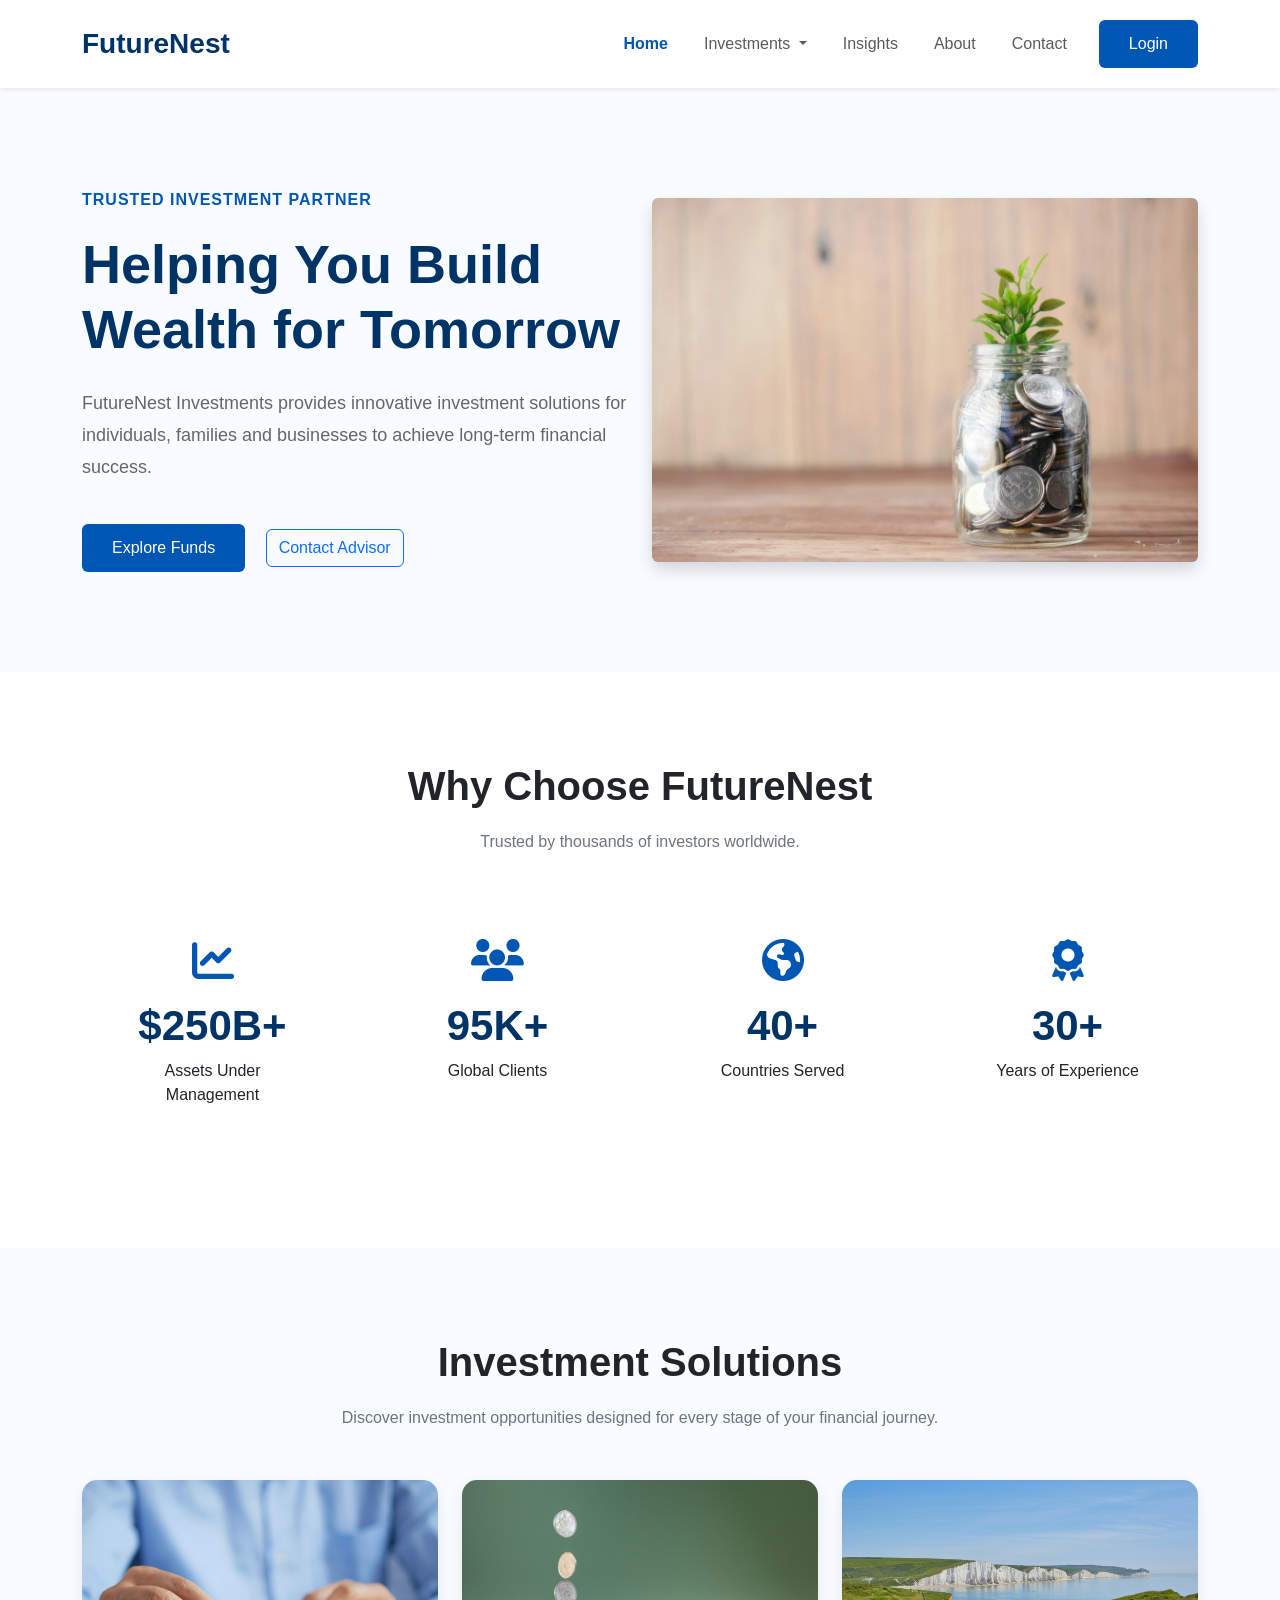
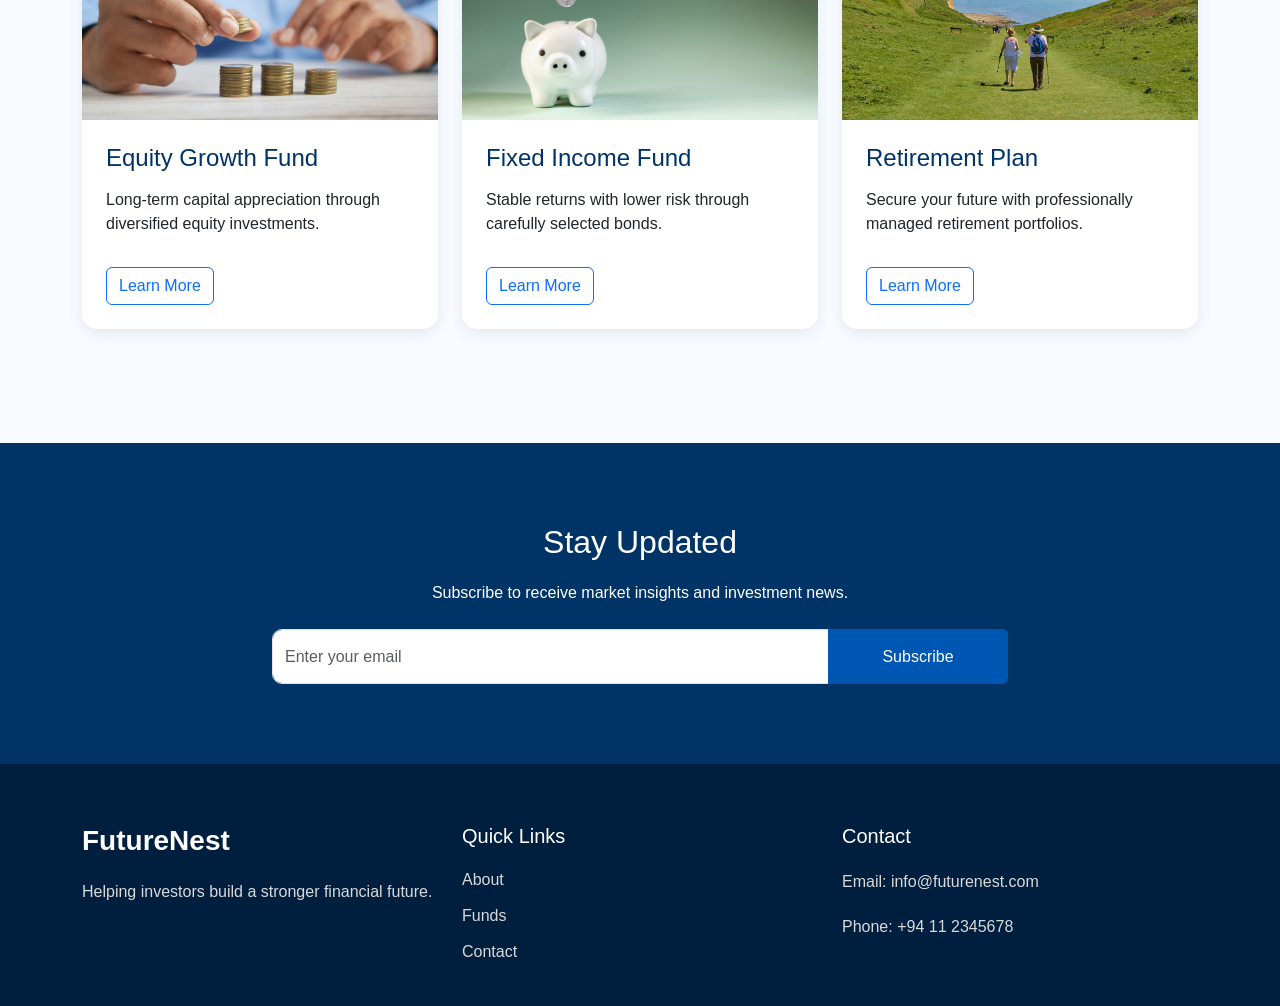
<file: index.html>
<!DOCTYPE html>
<html lang="en">

<head>
    <!-- Google Tag Manager -->
    <script>(function(w,d,s,l,i){w[l]=w[l]||[];w[l].push({'gtm.start':
    new Date().getTime(),event:'gtm.js'});var f=d.getElementsByTagName(s)[0],
    j=d.createElement(s),dl=l!='dataLayer'?'&l='+l:'';j.async=true;j.src=
    'https://www.googletagmanager.com/gtm.js?id='+i+dl;f.parentNode.insertBefore(j,f);
    })(window,document,'script','dataLayer','GTM-N6L29V3G');</script>
    <!-- End Google Tag Manager -->

    <meta charset="UTF-8">
    <meta name="viewport" content="width=device-width, initial-scale=1.0">

    <title>FutureNest Investments</title>

    <!-- Bootstrap -->
    <link href="https://cdn.jsdelivr.net/npm/bootstrap@5.3.8/dist/css/bootstrap.min.css" rel="stylesheet">

    <!-- Font Awesome -->
    <link rel="stylesheet"
        href="https://cdnjs.cloudflare.com/ajax/libs/font-awesome/6.7.2/css/all.min.css">

    <!-- Custom CSS -->
    <link rel="stylesheet" href="assets/css/style.css">

    <!-- GTM goes here later -->

</head>

<body>
    <!-- Google Tag Manager (noscript) -->
    <noscript><iframe src="https://www.googletagmanager.com/ns.html?id=GTM-N6L29V3G"
    height="0" width="0" style="display:none;visibility:hidden"></iframe></noscript>
    <!-- End Google Tag Manager (noscript) -->

    <!-- ===========================
         HEADER
    ============================ -->

    <header>

        <nav class="navbar navbar-expand-lg navbar-light bg-white shadow-sm">

            <div class="container">

                <!-- Logo -->
                <a class="navbar-brand fw-bold fs-3" href="#" id="logo-click">
                    FutureNest
                </a>

                <!-- Mobile Menu -->

                <button class="navbar-toggler"
                        type="button"
                        data-bs-toggle="collapse"
                        data-bs-target="#mainMenu">

                    <span class="navbar-toggler-icon"></span>

                </button>

                <!-- Menu -->

                <div class="collapse navbar-collapse"
                     id="mainMenu">

                    <ul class="navbar-nav ms-auto">

                        <li class="nav-item">
                            <a class="nav-link active"
                               href="#"
                               id="nav-home">
                                Home
                            </a>
                        </li>

                        <li class="nav-item dropdown">

                            <a class="nav-link dropdown-toggle"
                               href="funds.html"
                               id="nav-investments"
                               role="button"
                               data-bs-toggle="dropdown">

                                Investments

                            </a>

                            <ul class="dropdown-menu">

                                <li>
                                    <a class="dropdown-item"
                                       href="funds.html#equity"
                                       id="fund-equity">
                                        Equity Funds
                                    </a>
                                </li>

                                <li>
                                    <a class="dropdown-item"
                                       href="funds.html#fixed-income"
                                       id="fund-fixed-income">
                                        Fixed Income
                                    </a>
                                </li>

                                <li>
                                    <a class="dropdown-item"
                                       href="funds.html#retirement-funds"
                                       id="fund-retirement">
                                        Retirement
                                    </a>
                                </li>

                            </ul>

                        </li>

                        <li class="nav-item">
                            <a class="nav-link"
                               href="insights.html"
                               id="nav-insights">
                                Insights
                            </a>
                        </li>

                        <li class="nav-item">
                            <a class="nav-link"
                               href="about.html"
                               id="nav-about">
                                About
                            </a>
                        </li>

                        <li class="nav-item">
                            <a class="nav-link"
                               href="contact.html"
                               id="nav-contact">
                                Contact
                            </a>
                        </li>

                    </ul>

                    <button class="btn btn-primary ms-4"
                            id="login-btn">

                        Login

                    </button>

                </div>

            </div>

        </nav>

    </header>

<!-- ===========================
     HERO SECTION
=========================== -->

<section class="hero-section">

    <div class="container">

        <div class="row align-items-center">

            <!-- Left Content -->

            <div class="col-lg-6">

                <span class="hero-tag">
                    Trusted Investment Partner
                </span>

                <h1 class="hero-title">
                    Helping You Build Wealth for Tomorrow
                </h1>

                <p class="hero-text">
                    FutureNest Investments provides innovative investment
                    solutions for individuals, families and businesses to
                    achieve long-term financial success.
                </p>

                <div class="hero-buttons">

                    <a
                        href="funds.html"
                        class="btn btn-primary me-3"
                        id="hero-explore-btn">

                        Explore Funds

                    </a>

                    <a
                        href="contact.html"
                        class="btn btn-outline-primary"
                        id="hero-contact-btn">

                        Contact Advisor

                    </a>

                </div>

            </div>

            <!-- Right Image -->

            <div class="col-lg-6 text-center">

                <img
                    src="assets/images/hero/hero-banner.jpg"
                    class="img-fluid rounded shadow"
                    alt="Investment">

            </div>

        </div>

    </div>

</section>

<!-- ===========================
     WHY CHOOSE US
=========================== -->

<section class="stats-section">

    <div class="container">

        <div class="text-center mb-5">

            <h2 class="section-title">
                Why Choose FutureNest
            </h2>

            <p class="section-subtitle">
                Trusted by thousands of investors worldwide.
            </p>

        </div>

        <div class="row text-center">

            <div class="col-md-3">

                <div class="stat-card">

                    <i class="fa-solid fa-chart-line stat-icon"></i>

                    <h2 id="aum-count">
                        $250B+
                    </h2>

                    <p>Assets Under Management</p>

                </div>

            </div>

            <div class="col-md-3">

                <div class="stat-card">

                    <i class="fa-solid fa-users stat-icon"></i>

                    <h2 id="client-count">
                        95K+
                    </h2>

                    <p>Global Clients</p>

                </div>

            </div>

            <div class="col-md-3">

                <div class="stat-card">

                    <i class="fa-solid fa-earth-americas stat-icon"></i>

                    <h2 id="country-count">
                        40+
                    </h2>

                    <p>Countries Served</p>

                </div>

            </div>

            <div class="col-md-3">

                <div class="stat-card">

                    <i class="fa-solid fa-award stat-icon"></i>

                    <h2 id="experience-count">
                        30+
                    </h2>

                    <p>Years of Experience</p>

                </div>

            </div>

        </div>

    </div>

</section>

<!-- ===========================
     INVESTMENT SOLUTIONS
=========================== -->

<section class="investment-section">

    <div class="container">

        <div class="text-center mb-5">

            <h2 class="section-title">
                Investment Solutions
            </h2>

            <p class="section-subtitle">
                Discover investment opportunities designed for every stage of your financial journey.
            </p>

        </div>

        <div class="row">

            <!-- Equity -->

            <div class="col-lg-4 mb-4">

                <div class="investment-card">

                    <img src="assets/images/services/equity.jpg"
                         class="img-fluid rounded-top"
                         alt="Equity Fund">

                    <div class="p-4">

                        <h4>Equity Growth Fund</h4>

                        <p>
                            Long-term capital appreciation through diversified equity investments.
                        </p>

                        <button
                            class="btn btn-outline-primary learn-more-btn"
                            id="equity-learn-btn"
                            data-fund="Equity Growth Fund">

                            Learn More

                        </button>

                    </div>

                </div>

            </div>

            <!-- Fixed Income -->

            <div class="col-lg-4 mb-4">

                <div class="investment-card">

                    <img src="assets/images/services/fixed-income.jpg"
                         class="img-fluid rounded-top"
                         alt="Fixed Income">

                    <div class="p-4">

                        <h4>Fixed Income Fund</h4>

                        <p>
                            Stable returns with lower risk through carefully selected bonds.
                        </p>

                        <button
                            class="btn btn-outline-primary learn-more-btn"
                            id="fixed-income-btn"
                            data-fund="Fixed Income Fund">

                            Learn More

                        </button>

                    </div>

                </div>

            </div>

            <!-- Retirement -->

            <div class="col-lg-4 mb-4">

                <div class="investment-card">

                    <img src="assets/images/services/retirement.jpg"
                         class="img-fluid rounded-top"
                         alt="Retirement">

                    <div class="p-4">

                        <h4>Retirement Plan</h4>

                        <p>
                            Secure your future with professionally managed retirement portfolios.
                        </p>

                        <button
                            class="btn btn-outline-primary learn-more-btn"
                            id="retirement-btn"
                            data-fund="Retirement Plan">

                            Learn More

                        </button>

                    </div>

                </div>

            </div>

        </div>

    </div>

</section>

<!-- ===========================
     NEWSLETTER
=========================== -->

<section class="newsletter-section">

    <div class="container">

        <div class="row justify-content-center">

            <div class="col-lg-8 text-center">

                <h2>Stay Updated</h2>

                <p>
                    Subscribe to receive market insights and investment news.
                </p>

                <form id="newsletter-form">

                    <div class="input-group mt-4">

                        <input
                            type="email"
                            class="form-control"
                            id="newsletter-email"
                            placeholder="Enter your email">

                        <button
                            class="btn btn-primary"
                            id="newsletter-submit">

                            Subscribe

                        </button>

                    </div>

                </form>

            </div>

        </div>

    </div>

</section>

<footer class="footer">

    <div class="container">

        <div class="row">

            <div class="col-lg-4">

                <h3>FutureNest</h3>

                <p>
                    Helping investors build a stronger financial future.
                </p>

            </div>

            <div class="col-lg-4">

                <h5>Quick Links</h5>

                <ul>

                    <li><a href="about.html">About</a></li>

                    <li><a href="funds.html">Funds</a></li>

                    <li><a href="contact.html">Contact</a></li>

                </ul>

            </div>

            <div class="col-lg-4">

                <h5>Contact</h5>

                <p>Email: info@futurenest.com</p>

                <p>Phone: +94 11 2345678</p>

            </div>

        </div>

    </div>

</footer>

<script src="https://cdn.jsdelivr.net/npm/bootstrap@5.3.8/dist/js/bootstrap.bundle.min.js"></script>

<script src="assets/js/app.js"></script>

</body>

</html>
</file>
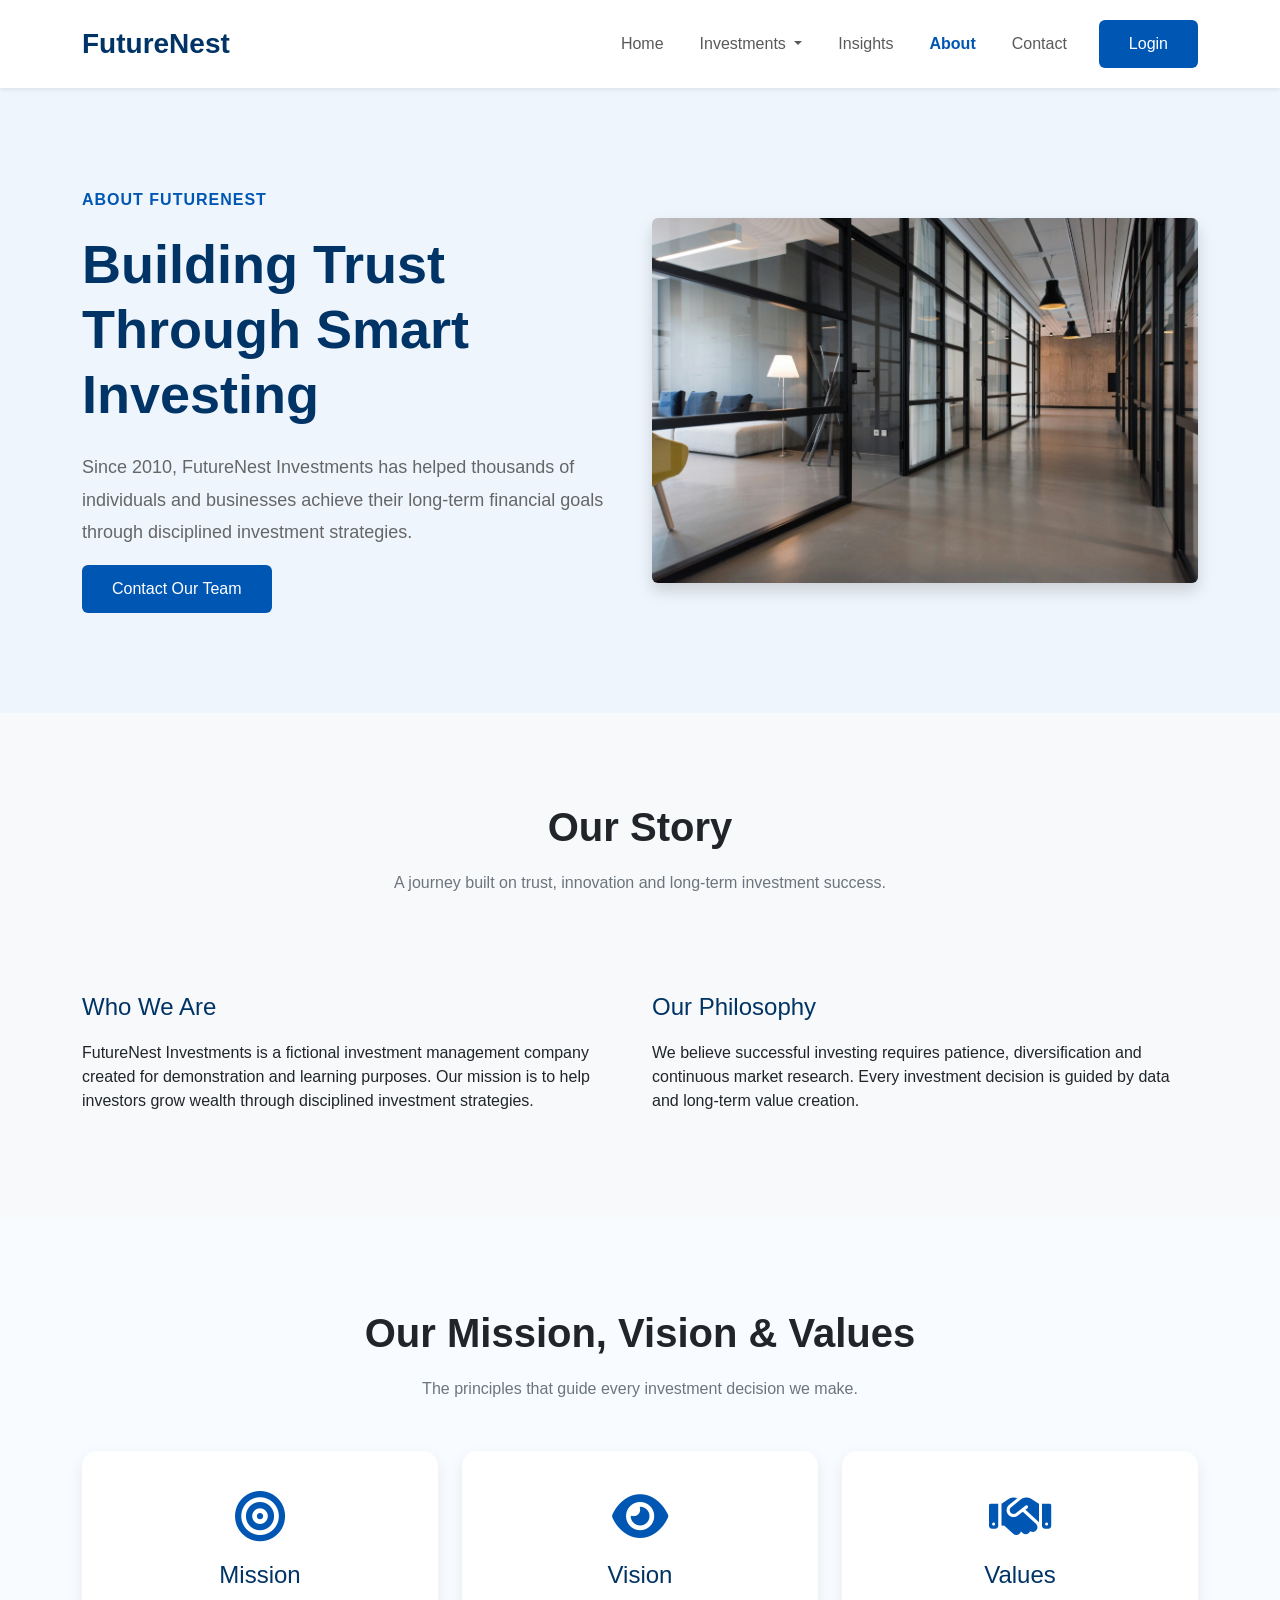
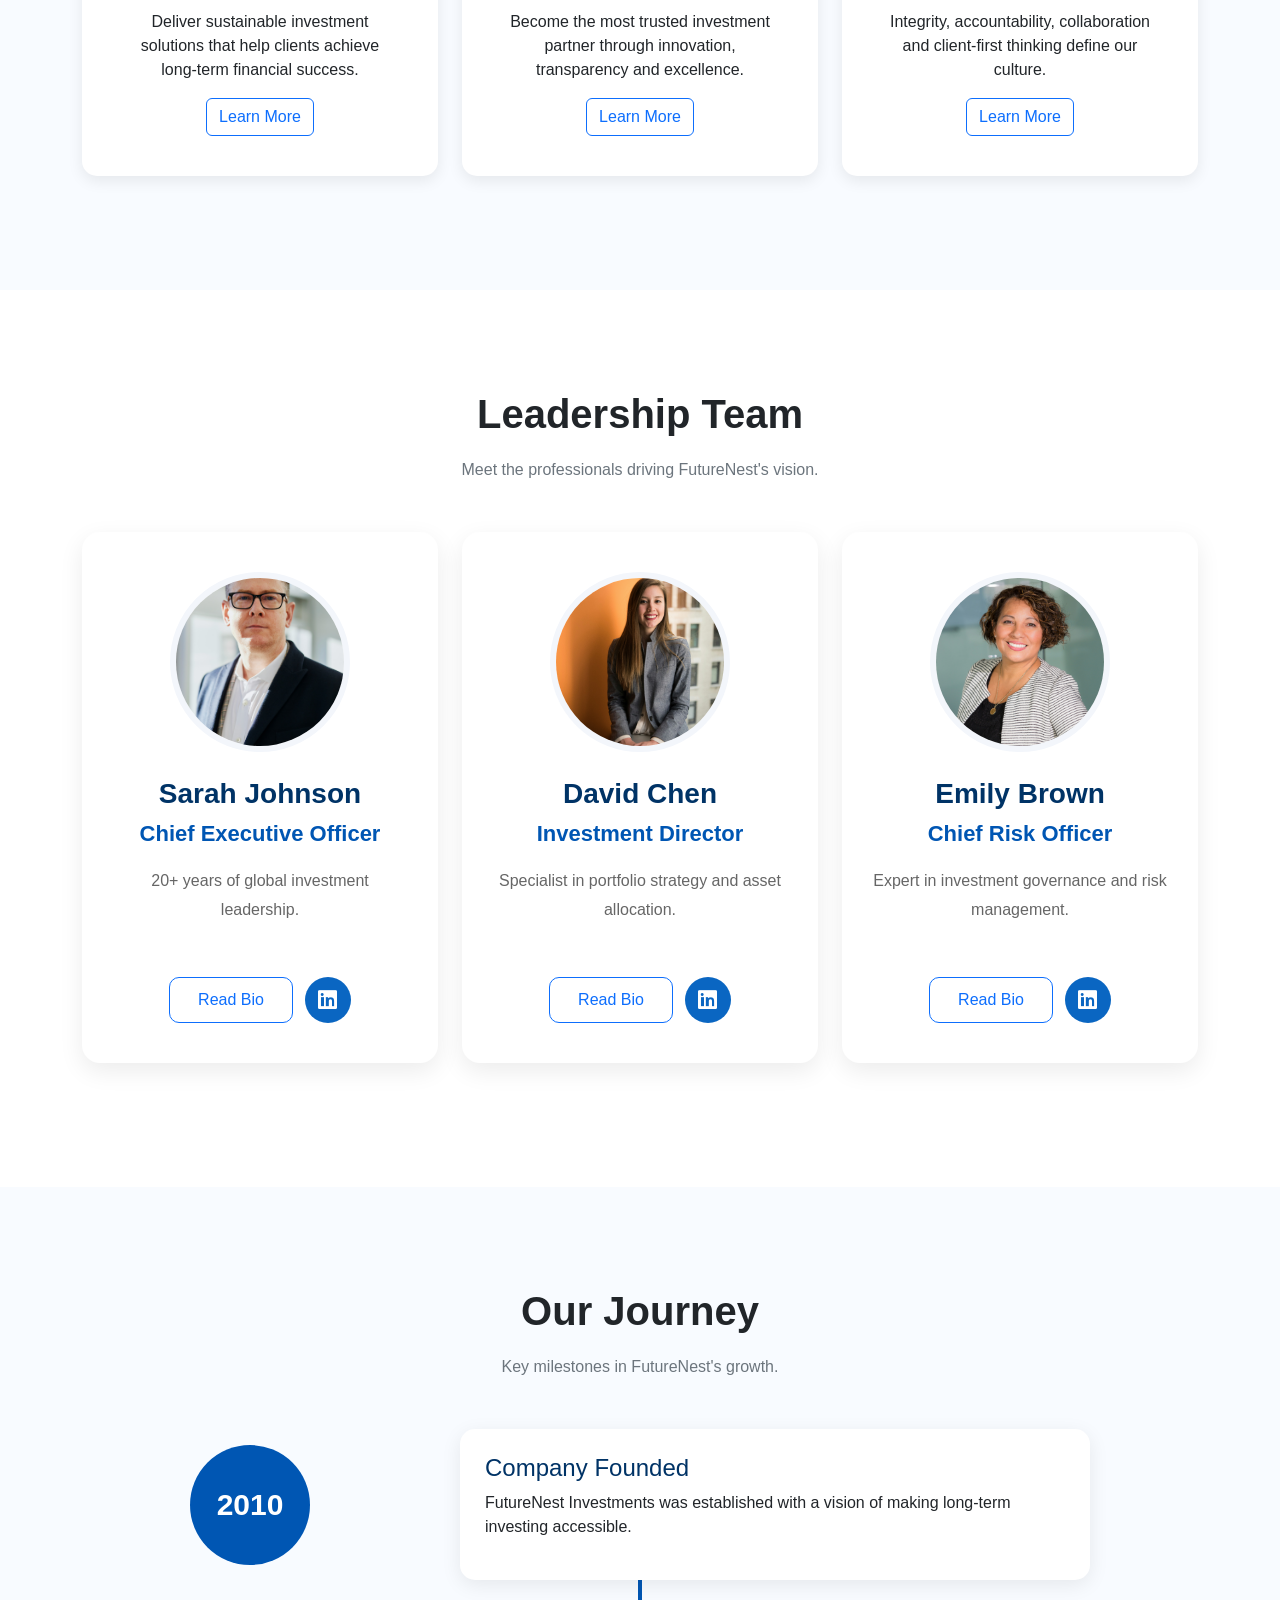
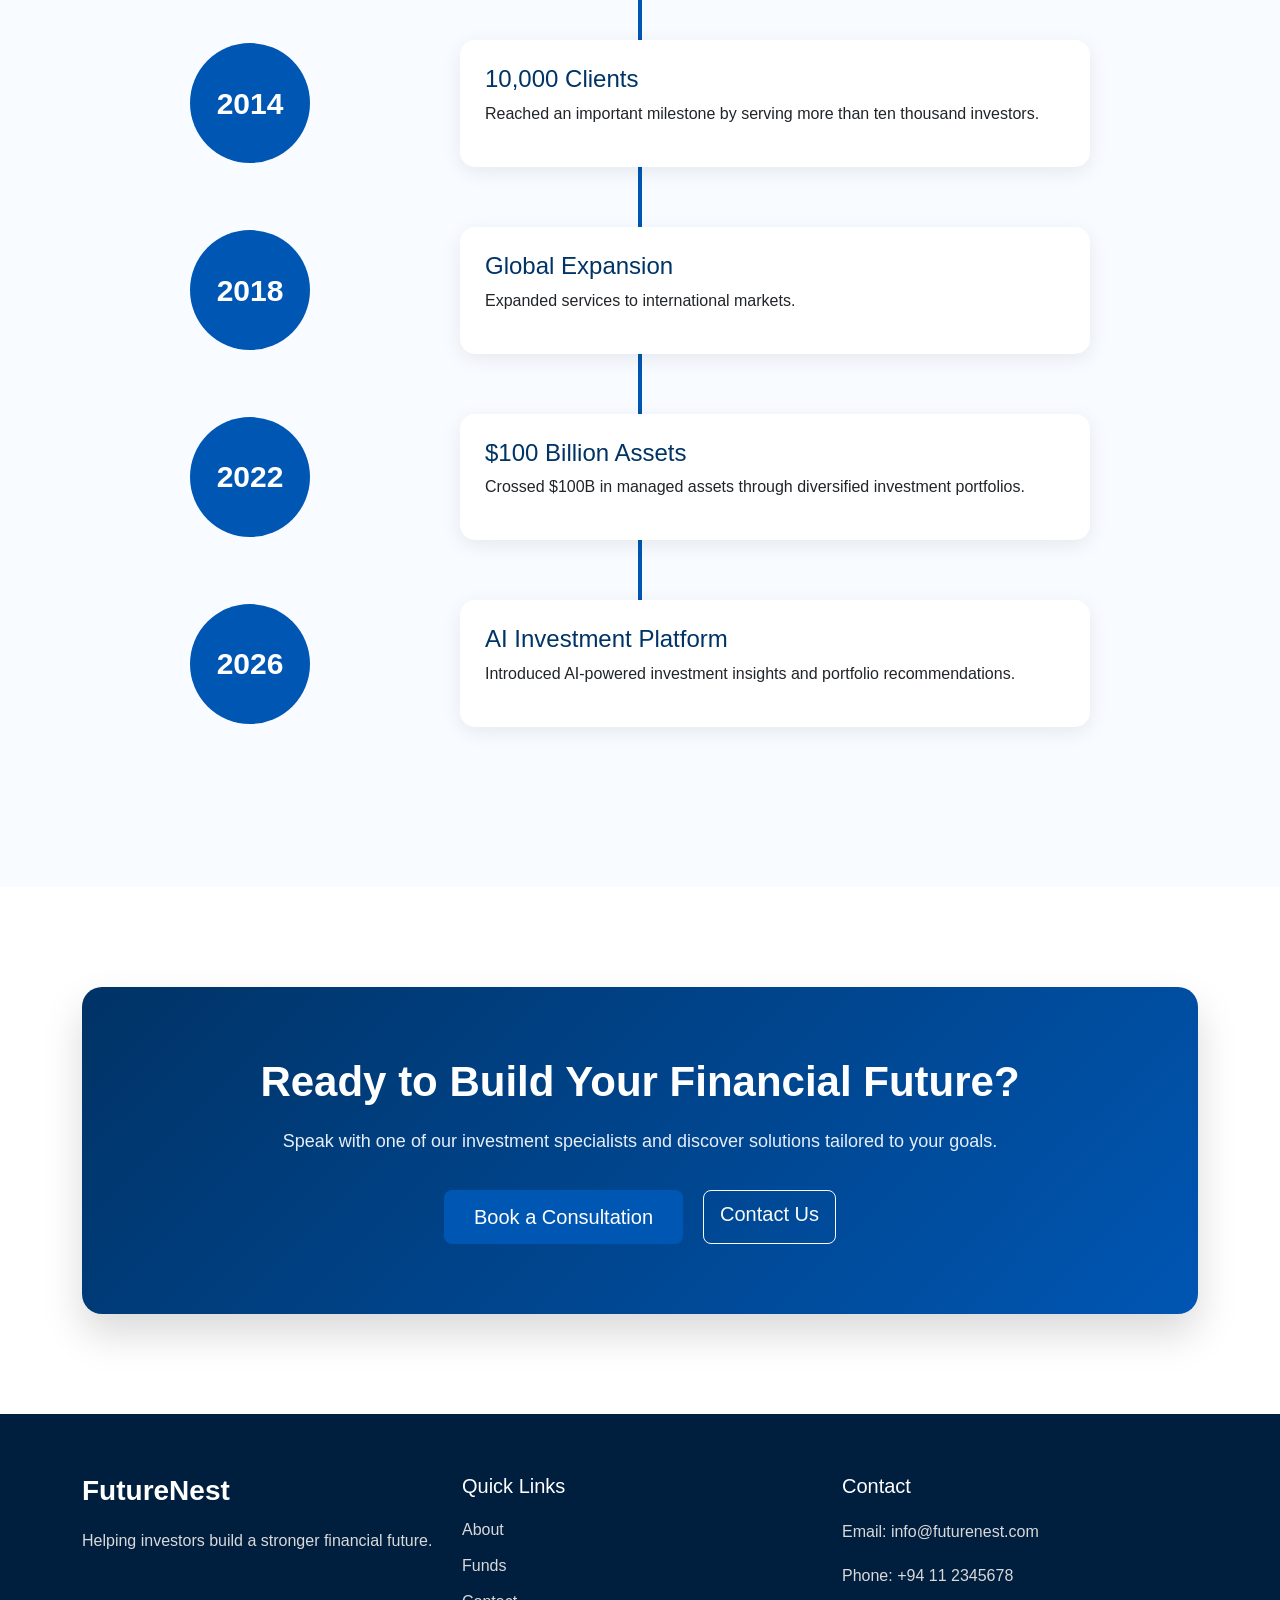
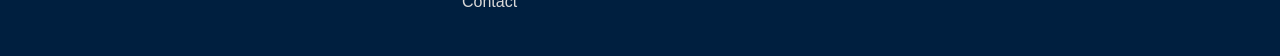
<file: about.html>
<!DOCTYPE html>
<html lang="en">

<head>
    <!-- Google Tag Manager -->
    <script>(function(w,d,s,l,i){w[l]=w[l]||[];w[l].push({'gtm.start':
    new Date().getTime(),event:'gtm.js'});var f=d.getElementsByTagName(s)[0],
    j=d.createElement(s),dl=l!='dataLayer'?'&l='+l:'';j.async=true;j.src=
    'https://www.googletagmanager.com/gtm.js?id='+i+dl;f.parentNode.insertBefore(j,f);
    })(window,document,'script','dataLayer','GTM-N6L29V3G');</script>
    <!-- End Google Tag Manager -->

    <meta charset="UTF-8">
    <meta name="viewport"
          content="width=device-width, initial-scale=1.0">

    <title>About Us | FutureNest</title>

    <link href="https://cdn.jsdelivr.net/npm/bootstrap@5.3.8/dist/css/bootstrap.min.css"
          rel="stylesheet">

    <link rel="stylesheet"
          href="https://cdnjs.cloudflare.com/ajax/libs/font-awesome/6.7.2/css/all.min.css">

    <link rel="stylesheet"
          href="assets/css/style.css">

</head>

<body>
    <!-- Google Tag Manager (noscript) -->
    <noscript><iframe src="https://www.googletagmanager.com/ns.html?id=GTM-N6L29V3G"
    height="0" width="0" style="display:none;visibility:hidden"></iframe></noscript>
    <!-- End Google Tag Manager (noscript) -->
   <!-- ===========================
         HEADER
    ============================ -->

    <header>

        <nav class="navbar navbar-expand-lg navbar-light bg-white shadow-sm">

            <div class="container">

                <!-- Logo -->
                <a class="navbar-brand fw-bold fs-3" href="index.html" id="logo-click">
                    FutureNest
                </a>

                <!-- Mobile Menu -->

                <button class="navbar-toggler"
                        type="button"
                        data-bs-toggle="collapse"
                        data-bs-target="#mainMenu">

                    <span class="navbar-toggler-icon"></span>

                </button>

                <!-- Menu -->

                <div class="collapse navbar-collapse"
                     id="mainMenu">

                    <ul class="navbar-nav ms-auto">

                        <li class="nav-item">
                            <a class="nav-link"
                               href="index.html"
                               id="nav-home">
                                Home
                            </a>
                        </li>

                        <li class="nav-item dropdown">

                            <a class="nav-link dropdown-toggle"
                               href="funds.html"
                               id="nav-investments"
                               role="button"
                               data-bs-toggle="dropdown">

                                Investments

                            </a>

                            <ul class="dropdown-menu">

                                <li>
                                    <a class="dropdown-item"
                                       href="funds.html#equity"
                                       id="fund-equity">
                                        Equity Funds
                                    </a>
                                </li>

                                <li>
                                    <a class="dropdown-item"
                                       href="funds.html#fixed-income"
                                       id="fund-fixed-income">
                                        Fixed Income
                                    </a>
                                </li>

                                <li>
                                    <a class="dropdown-item"
                                       href="funds.html#retirement-funds"
                                       id="fund-retirement">
                                        Retirement
                                    </a>
                                </li>

                            </ul>

                        </li>

                        <li class="nav-item">
                            <a class="nav-link"
                               href="insights.html"
                               id="nav-insights">
                                Insights
                            </a>
                        </li>

                        <li class="nav-item">
                            <a class="nav-link active"
                               href="about.html"
                               id="nav-about">
                                About
                            </a>
                        </li>

                        <li class="nav-item">
                            <a class="nav-link"
                               href="contact.html"
                               id="nav-contact">
                                Contact
                            </a>
                        </li>

                    </ul>

                    <button class="btn btn-primary ms-4"
                            id="login-btn">

                        Login

                    </button>

                </div>

            </div>

        </nav>

    </header>


<!-- ===========================
     ABOUT HERO
=========================== -->

<section class="about-hero">

    <div class="container">

        <div class="row align-items-center">

            <div class="col-lg-6">

                <span class="hero-tag">
                    About FutureNest
                </span>

                <h1 class="hero-title">
                    Building Trust Through Smart Investing
                </h1>

                <p class="hero-text">

                    Since 2010, FutureNest Investments has helped thousands
                    of individuals and businesses achieve their long-term
                    financial goals through disciplined investment strategies.

                </p>

                <button
                    href="contact.html"
                    class="btn btn-primary"
                    id="about-contact-btn">

                    Contact Our Team

                </button>

            </div>

            <div class="col-lg-6 text-center">

                <img
                    src="assets/images/about/about-hero.jpg"
                    class="img-fluid rounded shadow"
                    alt="About FutureNest">

            </div>

        </div>

    </div>

</section>

<!-- ===========================
     COMPANY STORY
=========================== -->

<section class="company-story">

    <div class="container">

        <div class="row">

            <div class="col-lg-12 text-center mb-5">

                <h2 class="section-title">

                    Our Story

                </h2>

                <p class="section-subtitle">

                    A journey built on trust, innovation and long-term
                    investment success.

                </p>

            </div>

        </div>

        <div class="row">

            <div class="col-lg-6">

                <h4>Who We Are</h4>

                <p>

                    FutureNest Investments is a fictional investment
                    management company created for demonstration and
                    learning purposes. Our mission is to help investors
                    grow wealth through disciplined investment strategies.

                </p>

            </div>

            <div class="col-lg-6">

                <h4>Our Philosophy</h4>

                <p>

                    We believe successful investing requires patience,
                    diversification and continuous market research.
                    Every investment decision is guided by data and
                    long-term value creation.

                </p>

            </div>

        </div>

    </div>

</section>

<!-- ===========================
     MISSION VISION VALUES
=========================== -->

<section class="mvv-section">

    <div class="container">

        <div class="text-center mb-5">

            <h2 class="section-title">
                Our Mission, Vision & Values
            </h2>

            <p class="section-subtitle">
                The principles that guide every investment decision we make.
            </p>

        </div>

        <div class="row">

            <!-- Mission -->

            <div class="col-lg-4 mb-4">

                <div class="mvv-card">

                    <i class="fa-solid fa-bullseye mvv-icon"></i>

                    <h4>Mission</h4>

                    <p>
                        Deliver sustainable investment solutions that help
                        clients achieve long-term financial success.
                    </p>

                    <button
                        class="btn btn-outline-primary btn-mission"
                        id="btn-mission">

                        Learn More

                    </button>

                </div>

            </div>

            <!-- Vision -->

            <div class="col-lg-4 mb-4">

                <div class="mvv-card">

                    <i class="fa-solid fa-eye mvv-icon"></i>

                    <h4>Vision</h4>

                    <p>
                        Become the most trusted investment partner through
                        innovation, transparency and excellence.
                    </p>

                    <button
                        class="btn btn-outline-primary btn-vision"
                        id="btn-vision">

                        Learn More

                    </button>

                </div>

            </div>

            <!-- Values -->

            <div class="col-lg-4 mb-4">

                <div class="mvv-card">

                    <i class="fa-solid fa-handshake mvv-icon"></i>

                    <h4>Values</h4>

                    <p>
                        Integrity, accountability, collaboration and
                        client-first thinking define our culture.
                    </p>

                    <button
                        class="btn btn-outline-primary btn-values"
                        id="btn-values">

                        Learn More

                    </button>

                </div>

            </div>

        </div>

    </div>

</section>

<!-- ===========================
     LEADERSHIP TEAM
=========================== -->

<section class="team-section">

    <div class="container">

        <div class="text-center mb-5">

            <h2 class="section-title">
                Leadership Team
            </h2>

            <p class="section-subtitle">
                Meet the professionals driving FutureNest's vision.
            </p>

        </div>

        <div class="row">

            <!-- CEO -->

            <div class="col-lg-4 mb-4">

                <div class="team-card">

                    <img
                        src="assets/images/team/ceo.jpg"
                        class="team-photo"
                        alt="CEO">

                    <h4>Sarah Johnson</h4>

                    <h6>Chief Executive Officer</h6>

                    <p>
                        20+ years of global investment leadership.
                    </p>
                    <div class="team-actions">
                        <button
                            class="btn btn-outline-primary btn-read-bio"
                            id="btn-ceo-bio"
                            data-person="Sarah Johnson">

                            Read Bio

                        </button>

                        <a
                            href="#"
                            class="linkedin-link"
                            id="linkedin-ceo">

                            <i class="fab fa-linkedin"></i>

                        </a>
                    </div>   
                </div>

            </div>

            <!-- Investment Director -->

            <div class="col-lg-4 mb-4">

                <div class="team-card">

                    <img
                        src="assets/images/team/director.jpg"
                        class="team-photo"
                        alt="Director">

                    <h4>David Chen</h4>

                    <h6>Investment Director</h6>

                    <p>
                        Specialist in portfolio strategy and asset allocation.
                    </p>

                    <div class="team-actions">
                        <button
                            class="btn btn-outline-primary btn-read-bio"
                            id="btn-director-bio"
                            data-person="David Chen">

                            Read Bio

                        </button>

                        <a
                            href="#"
                            class="linkedin-link"
                            id="linkedin-director">

                            <i class="fab fa-linkedin"></i>

                        </a>
                    </div>   
                </div>

            </div>

            <!-- Risk Officer -->

            <div class="col-lg-4 mb-4">

                <div class="team-card">

                    <img
                        src="assets/images/team/risk.jpg"
                        class="team-photo"
                        alt="Risk Officer">

                    <h4>Emily Brown</h4>

                    <h6>Chief Risk Officer</h6>

                    <p>
                        Expert in investment governance and risk management.
                    </p>
                    <div class="team-actions">
                        <button
                            class="btn btn-outline-primary btn-read-bio"
                            id="btn-risk-bio"
                            data-person="Emily Brown">

                            Read Bio

                        </button>

                        <a
                            href="#"
                            class="linkedin-link"
                            id="linkedin-risk">

                            <i class="fab fa-linkedin"></i>

                        </a>
                    </div>   
                </div>

            </div>

        </div>

    </div>

</section>

<!-- ===========================
     COMPANY TIMELINE
=========================== -->

<section class="timeline-section">

    <div class="container">

        <div class="text-center mb-5">

            <h2 class="section-title">
                Our Journey
            </h2>

            <p class="section-subtitle">
                Key milestones in FutureNest's growth.
            </p>

        </div>

        <div class="timeline">

            <!-- 2010 -->

            <div class="timeline-item">

                <div class="timeline-year">

                    2010

                </div>

                <div class="timeline-content">

                    <h4>Company Founded</h4>

                    <p>
                        FutureNest Investments was established with a vision
                        of making long-term investing accessible.
                    </p>

                </div>

            </div>

            <!-- 2014 -->

            <div class="timeline-item">

                <div class="timeline-year">

                    2014

                </div>

                <div class="timeline-content">

                    <h4>10,000 Clients</h4>

                    <p>
                        Reached an important milestone by serving more than
                        ten thousand investors.
                    </p>

                </div>

            </div>

            <!-- 2018 -->

            <div class="timeline-item">

                <div class="timeline-year">

                    2018

                </div>

                <div class="timeline-content">

                    <h4>Global Expansion</h4>

                    <p>
                        Expanded services to international markets.
                    </p>

                </div>

            </div>

            <!-- 2022 -->

            <div class="timeline-item">

                <div class="timeline-year">

                    2022

                </div>

                <div class="timeline-content">

                    <h4>$100 Billion Assets</h4>

                    <p>
                        Crossed $100B in managed assets through diversified
                        investment portfolios.
                    </p>

                </div>

            </div>

            <!-- 2026 -->

            <div class="timeline-item">

                <div class="timeline-year">

                    2026

                </div>

                <div class="timeline-content">

                    <h4>AI Investment Platform</h4>

                    <p>
                        Introduced AI-powered investment insights and portfolio recommendations.
                    </p>

                </div>

            </div>

        </div>

    </div>

</section>

<!-- ===========================
     ABOUT CTA
=========================== -->

<section class="about-cta">

    <div class="container">

        <div class="cta-box">

            <h2>
                Ready to Build Your Financial Future?
            </h2>

            <p>
                Speak with one of our investment specialists and discover solutions tailored to your goals.
            </p>

            <div class="cta-buttons">

                <button
                    class="btn btn-primary btn-lg"
                    id="btn-book-consultation">

                    Book a Consultation

                </button>

                <a
                    href="contact.html"
                    class="btn btn-outline-light btn-lg"
                    id="btn-contact-us">

                    Contact Us

                </a>

            </div>

        </div>

    </div>

</section>

<footer class="footer">

    <div class="container">

        <div class="row">

            <div class="col-lg-4">

                <h3>FutureNest</h3>

                <p>
                    Helping investors build a stronger financial future.
                </p>

            </div>

            <div class="col-lg-4">

                <h5>Quick Links</h5>

                <ul>

                    <li><a href="about.html">About</a></li>

                    <li><a href="funds.html">Funds</a></li>

                    <li><a href="contact.html">Contact</a></li>

                </ul>

            </div>

            <div class="col-lg-4">

                <h5>Contact</h5>

                <p>Email: info@futurenest.com</p>

                <p>Phone: +94 11 2345678</p>

            </div>

        </div>

    </div>

</footer>

<script src="https://cdn.jsdelivr.net/npm/bootstrap@5.3.8/dist/js/bootstrap.bundle.min.js"></script>

<script src="assets/js/app.js"></script>

</body>

</html>
</file>
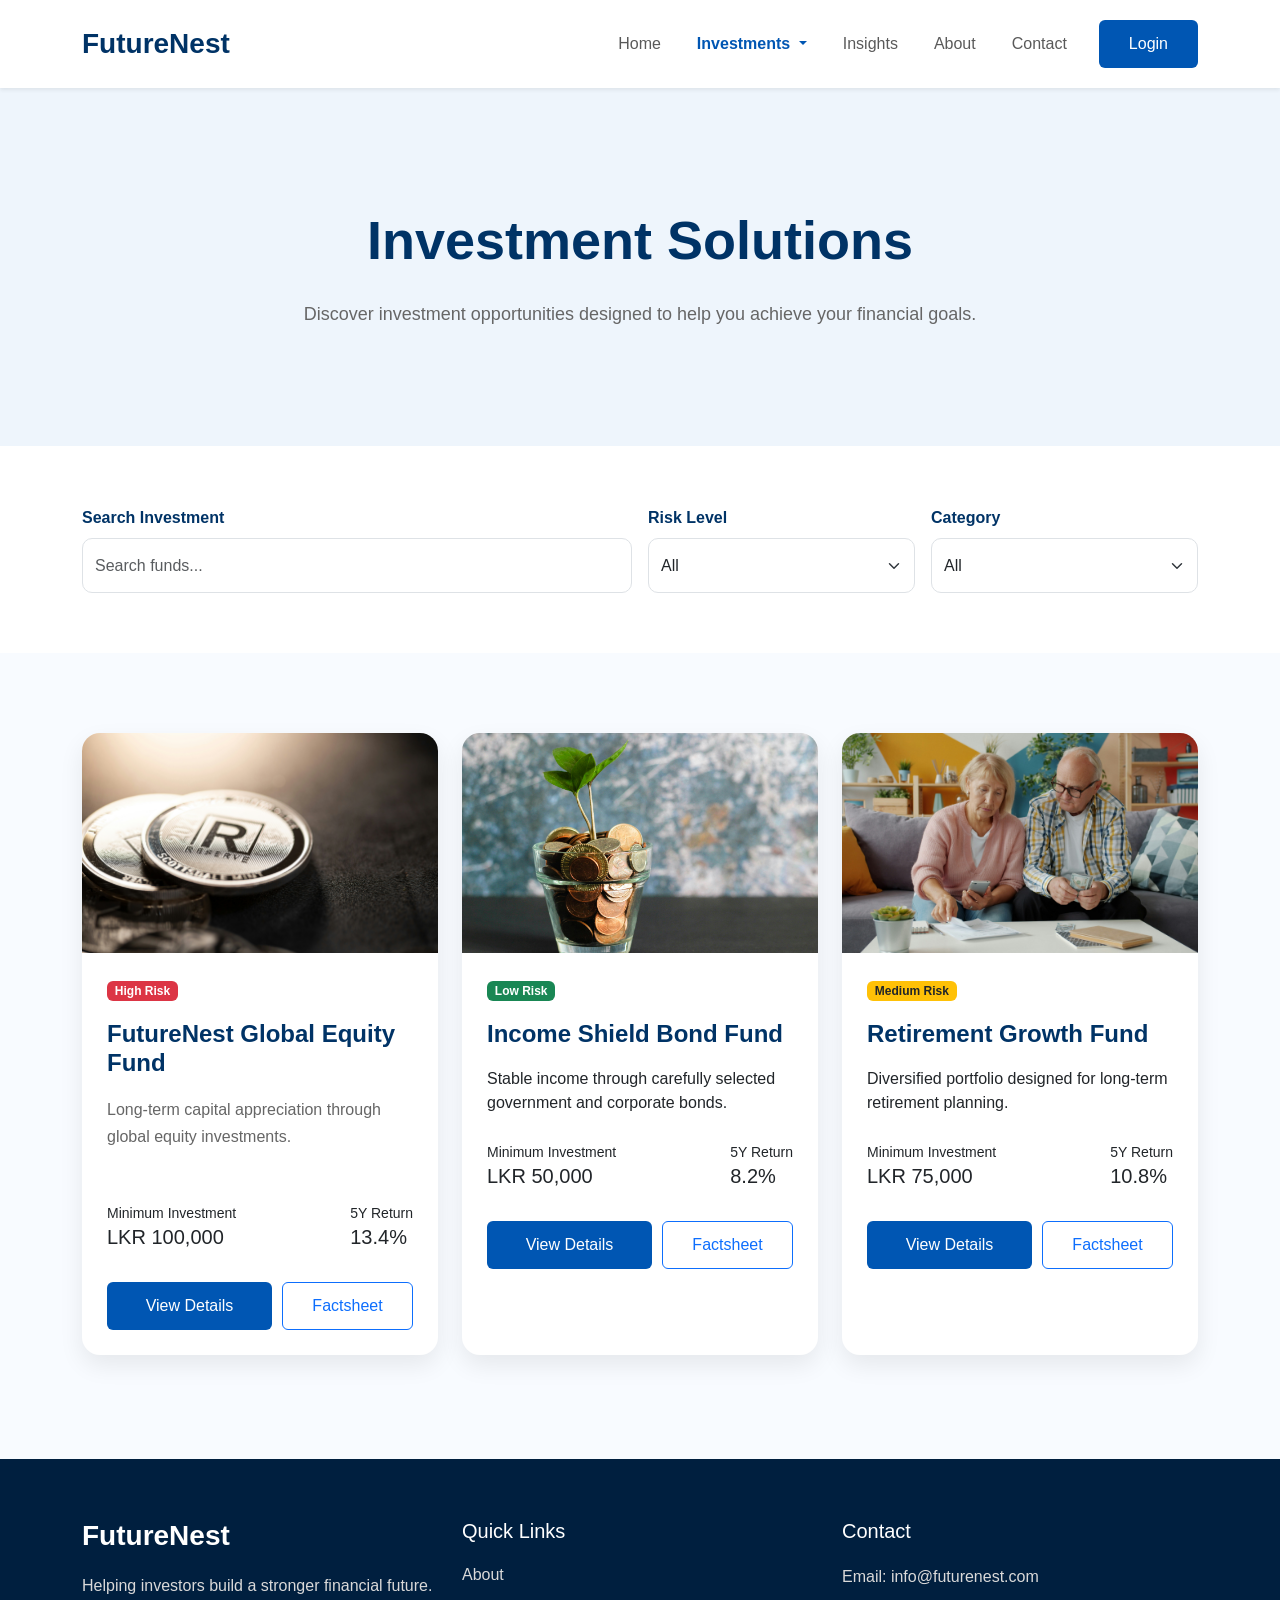
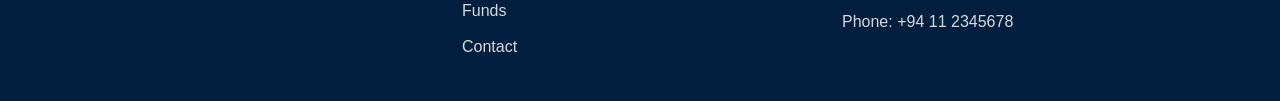
<file: funds.html>
<!DOCTYPE html>
<html lang="en">

<head>
    <!-- Google Tag Manager -->
    <script>(function(w,d,s,l,i){w[l]=w[l]||[];w[l].push({'gtm.start':
    new Date().getTime(),event:'gtm.js'});var f=d.getElementsByTagName(s)[0],
    j=d.createElement(s),dl=l!='dataLayer'?'&l='+l:'';j.async=true;j.src=
    'https://www.googletagmanager.com/gtm.js?id='+i+dl;f.parentNode.insertBefore(j,f);
    })(window,document,'script','dataLayer','GTM-N6L29V3G');</script>
    <!-- End Google Tag Manager -->

    <meta charset="UTF-8">
    <meta name="viewport"
          content="width=device-width, initial-scale=1.0">

    <title>Investment Solutions | FutureNest</title>

    <link href="https://cdn.jsdelivr.net/npm/bootstrap@5.3.8/dist/css/bootstrap.min.css"
          rel="stylesheet">

    <link rel="stylesheet"
          href="https://cdnjs.cloudflare.com/ajax/libs/font-awesome/6.7.2/css/all.min.css">

    <link rel="stylesheet"
          href="assets/css/style.css">

</head>

<body>
    <!-- Google Tag Manager (noscript) -->
    <noscript><iframe src="https://www.googletagmanager.com/ns.html?id=GTM-N6L29V3G"
    height="0" width="0" style="display:none;visibility:hidden"></iframe></noscript>
    <!-- End Google Tag Manager (noscript) -->

<!-- Lesson 11 content goes here -->

    <!-- ===========================
         HEADER
    ============================ -->

    <header>

        <nav class="navbar navbar-expand-lg navbar-light bg-white shadow-sm">

            <div class="container">

                <!-- Logo -->
                <a class="navbar-brand fw-bold fs-3" href="index.html" id="logo-click">
                    FutureNest
                </a>

                <!-- Mobile Menu -->

                <button class="navbar-toggler"
                        type="button"
                        data-bs-toggle="collapse"
                        data-bs-target="#mainMenu">

                    <span class="navbar-toggler-icon"></span>

                </button>

                <!-- Menu -->

                <div class="collapse navbar-collapse"
                     id="mainMenu">

                    <ul class="navbar-nav ms-auto">

                        <li class="nav-item">
                            <a class="nav-link"
                               href="index.html"
                               id="nav-home">
                                Home
                            </a>
                        </li>

                        <li class="nav-item dropdown">

                            <a class="nav-link dropdown-toggle active"
                               href="#"
                               id="nav-investments"
                               role="button"
                               data-bs-toggle="dropdown">

                                Investments

                            </a>

                            <ul class="dropdown-menu">

                                <li>
                                    <a class="dropdown-item"
                                       href="#"
                                       id="fund-equity">
                                        Equity Funds
                                    </a>
                                </li>

                                <li>
                                    <a class="dropdown-item"
                                       href="#"
                                       id="fund-fixed-income">
                                        Fixed Income
                                    </a>
                                </li>

                                <li>
                                    <a class="dropdown-item"
                                       href="#"
                                       id="fund-retirement">
                                        Retirement
                                    </a>
                                </li>

                            </ul>

                        </li>

                        <li class="nav-item">
                            <a class="nav-link"
                               href="insights.html"
                               id="nav-insights">
                                Insights
                            </a>
                        </li>

                        <li class="nav-item">
                            <a class="nav-link"
                               href="about.html"
                               id="nav-about">
                                About
                            </a>
                        </li>

                        <li class="nav-item">
                            <a class="nav-link"
                               href="contact.html"
                               id="nav-contact">
                                Contact
                            </a>
                        </li>

                    </ul>

                    <button class="btn btn-primary ms-4"
                            id="login-btn">

                        Login

                    </button>

                </div>

            </div>

        </nav>

    </header>

<section class="fund-hero">

    <div class="container text-center">

        <h1 class="hero-title">
            Investment Solutions
        </h1>

        <p class="hero-text">
            Discover investment opportunities designed to help you achieve your financial goals.
        </p>

    </div>

</section>

<!-- ===========================
     FUND FILTERS
=========================== -->

<section class="fund-filter-section">

    <div class="container">

        <div class="row g-3 align-items-end">

            <!-- Search -->

            <div class="col-lg-6">

                <label class="form-label">

                    Search Investment

                </label>

                <input
                    type="text"
                    class="form-control"
                    id="fund-search"
                    placeholder="Search funds...">

            </div>

            <!-- Risk -->

            <div class="col-lg-3">

                <label class="form-label">

                    Risk Level

                </label>

                <select
                    class="form-select"
                    id="risk-filter">

                    <option>All</option>

                    <option>Low</option>

                    <option>Medium</option>

                    <option>High</option>

                </select>

            </div>

            <!-- Category -->

            <div class="col-lg-3">

                <label class="form-label">

                    Category

                </label>

                <select
                    class="form-select"
                    id="category-filter">

                    <option>All</option>

                    <option>Equity</option>

                    <option>Fixed Income</option>

                    <option>Retirement</option>

                </select>

            </div>

        </div>

    </div>

</section>


<!-- ===========================
     FUND CARDS
=========================== -->

<section class="fund-list-section">

    <div class="container">

        <div class="row">

            <!-- Fund 1 -->

            <div class="col-lg-4 mb-4">

                <div class="fund-card"
                    data-fund-name="FutureNest Global Equity Fund"
                    data-risk="High"
                    data-category="Equity">

                    <img
                        src="assets/images/funds/equity-fund.jpg"
                        class="img-fluid fund-image"
                        alt="FutureNest Global Equity Fund">

                    <div class="fund-body">

                        <span class="badge bg-danger">
                            High Risk
                        </span>

                        <h3 class="fund-title">
                            FutureNest Global Equity Fund
                        </h3>

                        <p class="fund-description">

                            Long-term capital appreciation through global equity investments.

                        </p>

                        <div class="fund-info">

                            <div>

                                <small>Minimum Investment</small>

                                <h5>LKR 100,000</h5>

                            </div>

                            <div>

                                <small>5Y Return</small>

                                <h5>13.4%</h5>

                            </div>

                        </div>

                        <div class="fund-actions">

                            <button
                                class="btn btn-primary btn-view-details"
                                id="btn-equity-details"
                                data-fund="FutureNest Global Equity Fund">

                                View Details

                            </button>

                            <button
                                class="btn btn-outline-primary btn-download"
                                id="btn-equity-download"
                                data-file="assets/documents/equity-factsheet.pdf">

                                Factsheet

                            </button>

                        </div>

                    </div>

                </div>

            </div>

            <!-- Fund 2 -->

            <div class="col-lg-4 mb-4">

                <div class="fund-card"
                    data-fund-name="Income Shield Bond Fund"
                    data-risk="Low"
                    data-category="Fixed Income">

                    <img
                        src="assets/images/funds/fixed-income.jpg"
                        class="img-fluid fund-image"
                        alt="Income Shield Bond Fund">

                    <div class="fund-body">

                        <span class="badge bg-success">

                            Low Risk

                        </span>

                        <h3 class="fund-title">

                            Income Shield Bond Fund

                        </h3>

                        <p>

                            Stable income through carefully selected government and corporate bonds.

                        </p>

                        <div class="fund-info">

                            <div>

                                <small>Minimum Investment</small>

                                <h5>LKR 50,000</h5>

                            </div>

                            <div>

                                <small>5Y Return</small>

                                <h5>8.2%</h5>

                            </div>

                        </div>

                        <div class="fund-actions">

                            <button
                                class="btn btn-primary btn-view-details"
                                id="btn-bond-details"
                                data-fund="Income Shield Bond Fund">

                                View Details

                            </button>

                            <button
                                class="btn btn-outline-primary btn-download"
                                id="btn-bond-download"
                                data-file="assets/documents/bond-factsheet.pdf">

                                Factsheet

                            </button>

                        </div>

                    </div>

                </div>

            </div>

            <!-- Fund 3 -->

            <div class="col-lg-4 mb-4">

                <div class="fund-card"
                    data-fund-name="Retirement Growth Fund"
                    data-risk="Medium"
                    data-category="Retirement">

                    <img
                        src="assets/images/funds/retirement-fund.jpg"
                        class="img-fluid fund-image"
                        alt="Retirement Growth Fund">

                    <div class="fund-body">

                        <span class="badge bg-warning text-dark">

                            Medium Risk

                        </span>

                        <h3 class="fund-title">

                            Retirement Growth Fund

                        </h3>

                        <p>

                            Diversified portfolio designed for long-term retirement planning.

                        </p>

                        <div class="fund-info">

                            <div>

                                <small>Minimum Investment</small>

                                <h5>LKR 75,000</h5>

                            </div>

                            <div>

                                <small>5Y Return</small>

                                <h5>10.8%</h5>

                            </div>

                        </div>

                        <div class="fund-actions">

                            <button
                                class="btn btn-primary btn-view-details"
                                id="btn-retirement-details"
                                data-fund="Retirement Growth Fund">

                                View Details

                            </button>

                            <button
                                class="btn btn-outline-primary btn-download"
                                id="btn-retirement-download"
                                data-file="assets/documents/retirement-factsheet.pdf">

                                Factsheet

                            </button>

                        </div>

                    </div>

                </div>

            </div>

        </div>

    </div>

</section>

<!-- ===========================
     FUND DETAILS MODAL
=========================== -->

<div
    class="modal fade"
    id="fundDetailsModal"
    tabindex="-1"
    aria-labelledby="fundDetailsModalLabel"
    aria-hidden="true">

    <div class="modal-dialog modal-lg modal-dialog-centered">

        <div class="modal-content">

            <div class="modal-header">

                <h5
                    class="modal-title"
                    id="fundDetailsModalLabel">

                    Fund Details

                </h5>

                <button
                    type="button"
                    class="btn-close"
                    data-bs-dismiss="modal"
                    aria-label="Close">
                </button>

            </div>

            <div class="modal-body">

                <h3 id="modal-fund-name">
                    Fund Name
                </h3>

                <p id="modal-fund-description">
                    Fund description.
                </p>

                <div class="row mt-4">

                    <div class="col-md-4">

                        <small>Risk Level</small>

                        <h5 id="modal-risk">
                            -
                        </h5>

                    </div>

                    <div class="col-md-4">

                        <small>Minimum Investment</small>

                        <h5 id="modal-minimum">
                            -
                        </h5>

                    </div>

                    <div class="col-md-4">

                        <small>5Y Return</small>

                        <h5 id="modal-return">
                            -
                        </h5>

                    </div>

                </div>

            </div>

            <div class="modal-footer">

                <button
                    type="button"
                    class="btn btn-outline-primary"
                    data-bs-dismiss="modal">

                    Close

                </button>

                <button
                    type="button"
                    class="btn btn-primary"
                    id="modal-factsheet">

                    Download Factsheet

                </button>

            </div>

        </div>

    </div>

</div>

<footer class="footer">

    <div class="container">

        <div class="row">

            <div class="col-lg-4">

                <h3>FutureNest</h3>

                <p>
                    Helping investors build a stronger financial future.
                </p>

            </div>

            <div class="col-lg-4">

                <h5>Quick Links</h5>

                <ul>

                    <li><a href="about.html">About</a></li>

                    <li><a href="funds.html">Funds</a></li>

                    <li><a href="contact.html">Contact</a></li>

                </ul>

            </div>

            <div class="col-lg-4">

                <h5>Contact</h5>

                <p>Email: info@futurenest.com</p>

                <p>Phone: +94 11 2345678</p>

            </div>

        </div>

    </div>

</footer>

<script src="https://cdn.jsdelivr.net/npm/bootstrap@5.3.8/dist/js/bootstrap.bundle.min.js"></script>

<script src="assets/js/app.js"></script>

</body>

</html>
</file>
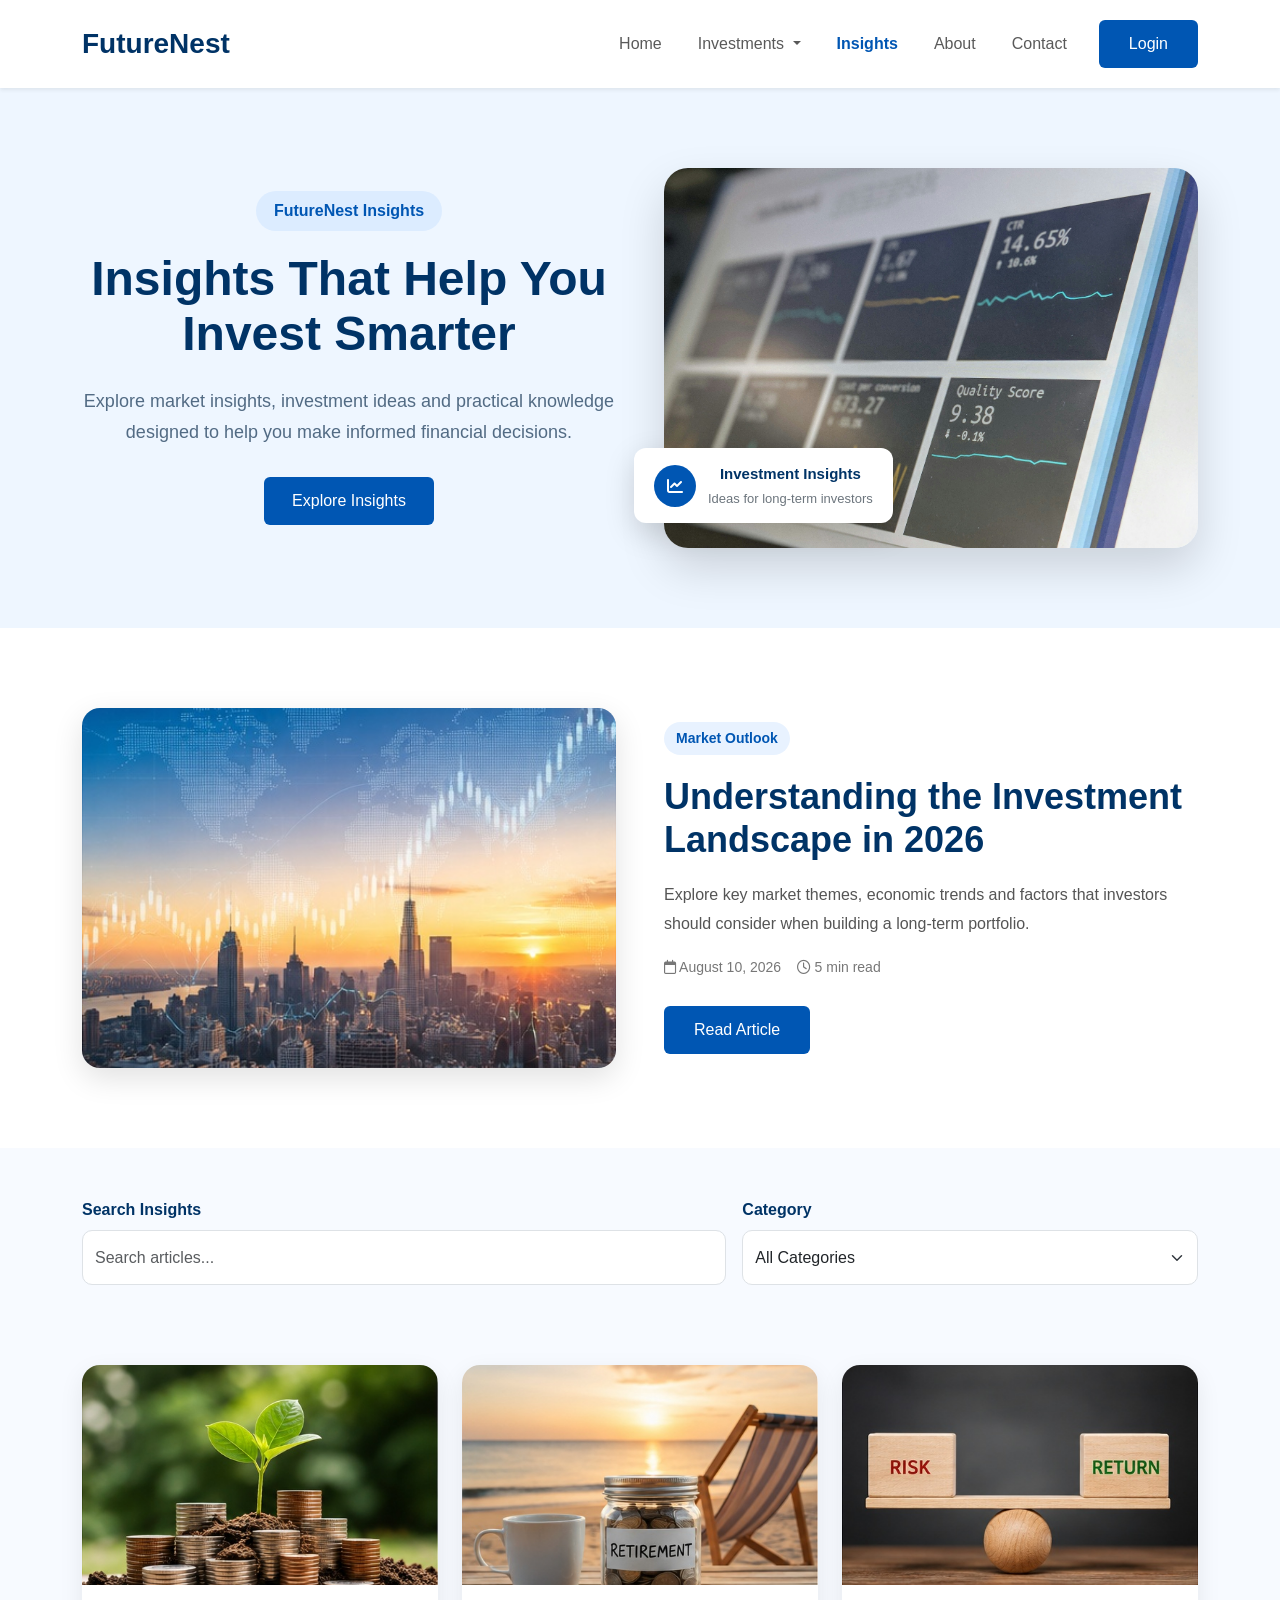
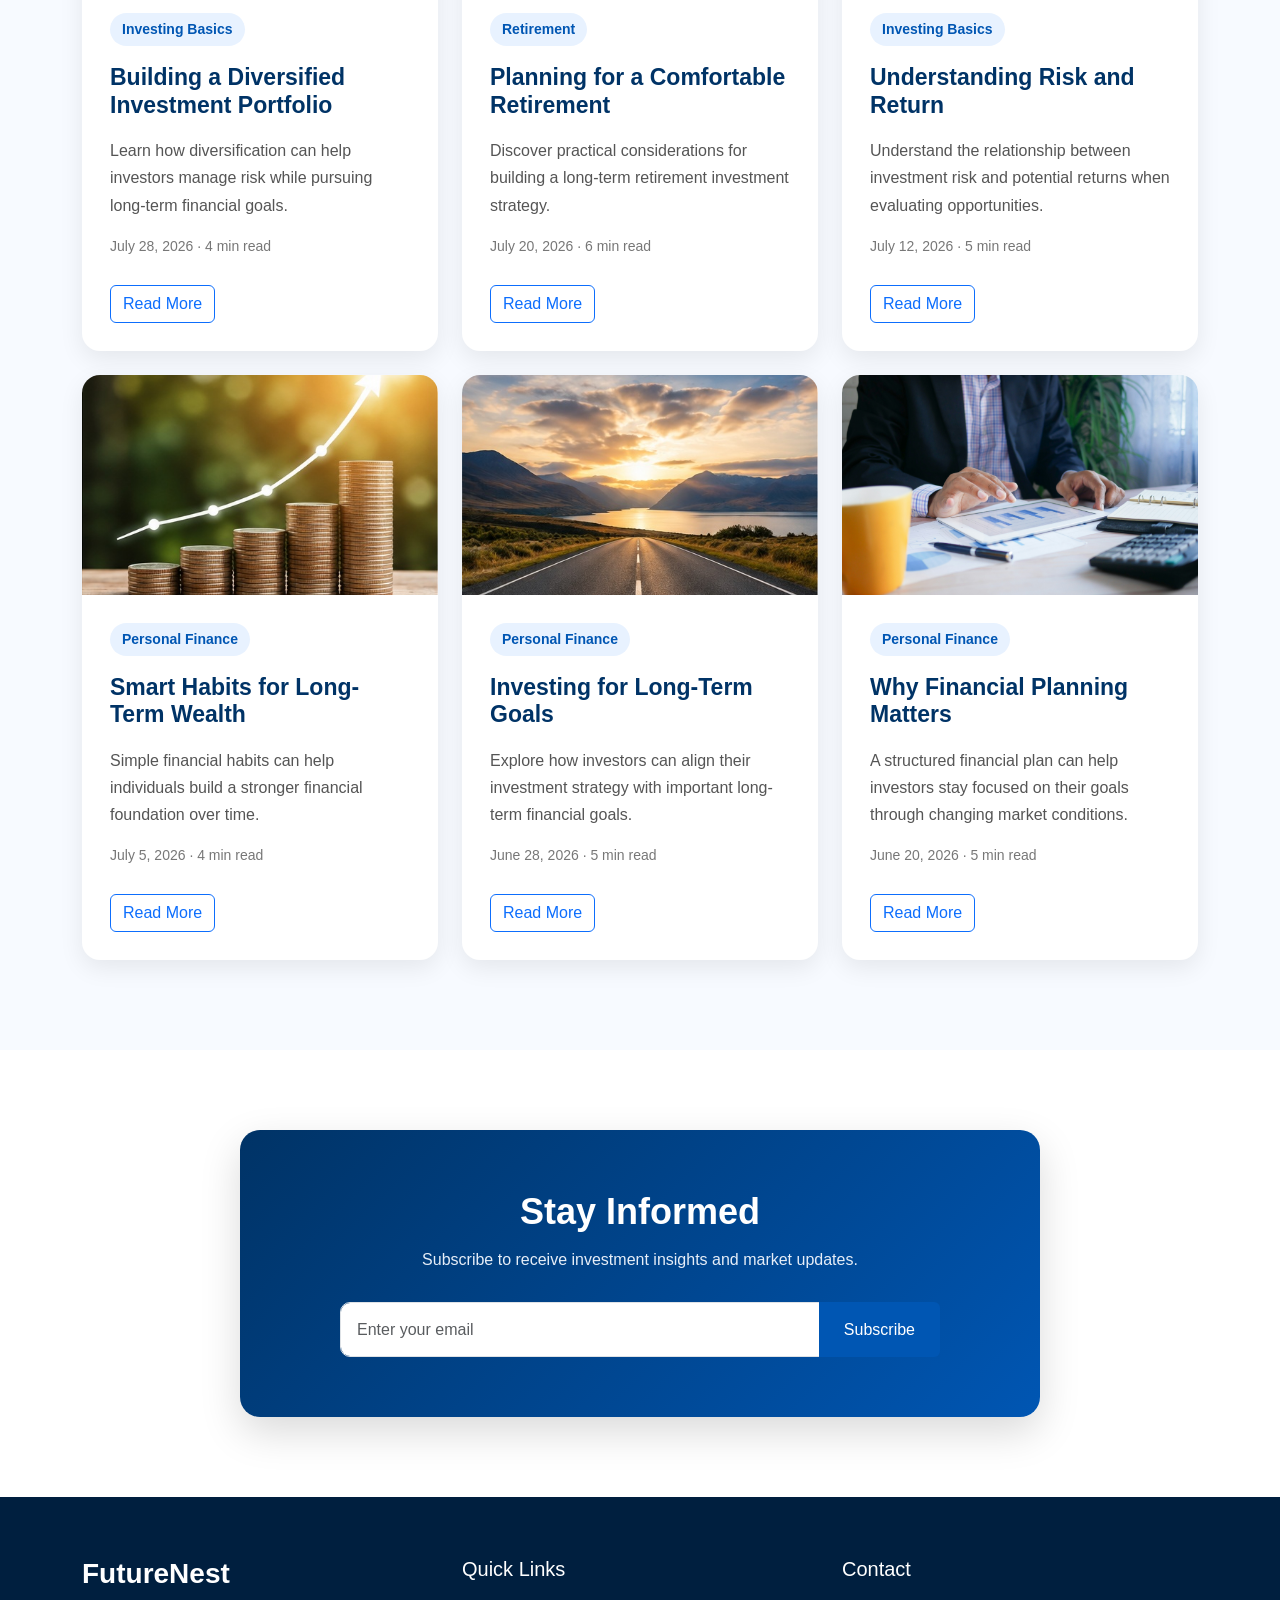
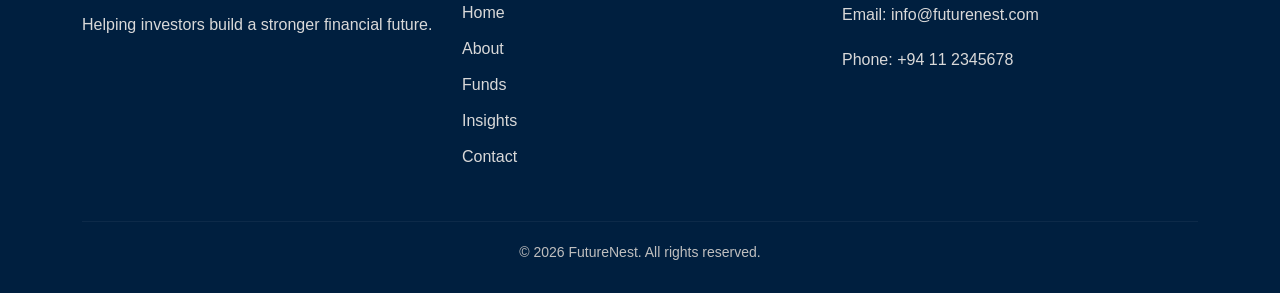
<file: insights.html>
<!DOCTYPE html>
<html lang="en">

<head>
    <!-- Google Tag Manager -->
    <script>(function(w,d,s,l,i){w[l]=w[l]||[];w[l].push({'gtm.start':
    new Date().getTime(),event:'gtm.js'});var f=d.getElementsByTagName(s)[0],
    j=d.createElement(s),dl=l!='dataLayer'?'&l='+l:'';j.async=true;j.src=
    'https://www.googletagmanager.com/gtm.js?id='+i+dl;f.parentNode.insertBefore(j,f);
    })(window,document,'script','dataLayer','GTM-N6L29V3G');</script>
    <!-- End Google Tag Manager -->

    <meta charset="UTF-8">
    <meta name="viewport"
          content="width=device-width, initial-scale=1.0">

    <title>Insights | FutureNest</title>


    <!-- Bootstrap CSS -->

    <link
        href="https://cdn.jsdelivr.net/npm/bootstrap@5.3.3/dist/css/bootstrap.min.css"
        rel="stylesheet">


    <!-- Font Awesome -->

    <link
        rel="stylesheet"
        href="https://cdnjs.cloudflare.com/ajax/libs/font-awesome/6.5.1/css/all.min.css">


    <!-- Main CSS -->

    <link
        rel="stylesheet"
        href="assets/css/style.css">

</head>


<body>
    <!-- Google Tag Manager (noscript) -->
    <noscript><iframe src="https://www.googletagmanager.com/ns.html?id=GTM-N6L29V3G"
    height="0" width="0" style="display:none;visibility:hidden"></iframe></noscript>
    <!-- End Google Tag Manager (noscript) -->

  <!-- ===========================
         HEADER
    ============================ -->

    <header>

        <nav class="navbar navbar-expand-lg navbar-light bg-white shadow-sm">

            <div class="container">

                <!-- Logo -->
                <a class="navbar-brand fw-bold fs-3" href="index.html" id="logo-click">
                    FutureNest
                </a>

                <!-- Mobile Menu -->

                <button class="navbar-toggler"
                        type="button"
                        data-bs-toggle="collapse"
                        data-bs-target="#mainMenu">

                    <span class="navbar-toggler-icon"></span>

                </button>

                <!-- Menu -->

                <div class="collapse navbar-collapse"
                     id="mainMenu">

                    <ul class="navbar-nav ms-auto">

                        <li class="nav-item">
                            <a class="nav-link"
                               href="index.html"
                               id="nav-home">
                                Home
                            </a>
                        </li>

                        <li class="nav-item dropdown">

                            <a class="nav-link dropdown-toggle"
                               href="funds.html"
                               id="nav-investments"
                               role="button"
                               data-bs-toggle="dropdown">

                                Investments

                            </a>

                            <ul class="dropdown-menu">

                                <li>
                                    <a class="dropdown-item"
                                       href="funds.html#equity"
                                       id="fund-equity">
                                        Equity Funds
                                    </a>
                                </li>

                                <li>
                                    <a class="dropdown-item"
                                       href="funds.html#fixed-income"
                                       id="fund-fixed-income">
                                        Fixed Income
                                    </a>
                                </li>

                                <li>
                                    <a class="dropdown-item"
                                       href="funds.html#retirement-funds"
                                       id="fund-retirement">
                                        Retirement
                                    </a>
                                </li>

                            </ul>

                        </li>

                        <li class="nav-item">
                            <a class="nav-link active"
                               href="insights.html"
                               id="nav-insights">
                                Insights
                            </a>
                        </li>

                        <li class="nav-item">
                            <a class="nav-link"
                               href="about.html"
                               id="nav-about">
                                About
                            </a>
                        </li>

                        <li class="nav-item">
                            <a class="nav-link"
                               href="contact.html"
                               id="nav-contact">
                                Contact
                            </a>
                        </li>

                    </ul>

                    <button class="btn btn-primary ms-4"
                            id="login-btn">

                        Login

                    </button>

                </div>

            </div>

        </nav>

    </header>


<!-- =========================
     INSIGHTS HERO
========================= -->
<section class="insights-hero">

    <div class="container">

        <div class="row align-items-center g-5">

            <!-- Hero Content -->

            <div class="col-lg-6">

                <span class="insights-badge">
                    FutureNest Insights
                </span>

                <h1>
                    Insights That Help
                    You Invest Smarter
                </h1>

                <p class="insights-hero-subtitle">
                    Explore market insights, investment ideas and
                    practical knowledge designed to help you make
                    informed financial decisions.
                </p>

                <div class="insights-hero-buttons">

                    <button
                        type="button"
                        class="btn btn-primary"
                        id="explore-insights-btn">

                        Explore Insights

                    </button>

                </div>

            </div>


            <!-- Hero Image -->

            <div class="col-lg-6">

                <div class="insights-hero-image-wrapper">

                    <img
                        src="assets/images/insights/insights-hero.jpg"
                        class="insights-hero-image"
                        alt="Investment market insights">

                    <div class="insights-hero-card">

                        <i class="fas fa-chart-line"></i>

                        <div>

                            <strong>
                                Investment Insights
                            </strong>

                            <span>
                                Ideas for long-term investors
                            </span>

                        </div>

                    </div>

                </div>

            </div>

        </div>

    </div>

</section>




<!-- =========================
     FEATURED INSIGHT
========================= -->

<section class="featured-insight">

    <div class="container">

        <div class="row align-items-center g-5">


            <!-- Image -->

            <div class="col-lg-6">

                <img
                    src="assets/images/insights/market-outlook.jpg"
                    class="featured-insight-image"
                    alt="Market outlook">

            </div>


            <!-- Content -->

            <div class="col-lg-6">

                <span class="insight-category">

                    Market Outlook

                </span>


                <h2>

                    Understanding the Investment
                    Landscape in 2026

                </h2>


                <p>

                    Explore key market themes, economic trends
                    and factors that investors should consider
                    when building a long-term portfolio.

                </p>


                <p class="insight-meta">

                    <i class="far fa-calendar"></i>

                    August 10, 2026

                    &nbsp;&nbsp;

                    <i class="far fa-clock"></i>

                    5 min read

                </p>


                <button
                    class="btn btn-primary insight-read-btn"
                    id="featured-insight-btn"
                    data-article="Understanding the Investment Landscape in 2026">

                    Read Article

                </button>

            </div>

        </div>

    </div>

</section>



<!-- =========================
     INSIGHT SEARCH
========================= -->

<section class="insight-controls">

    <div class="container">

        <div class="row g-3 align-items-end">


            <!-- Search -->

            <div class="col-lg-7">

                <label
                    for="insight-search"
                    class="form-label">

                    Search Insights

                </label>


                <input
                    type="text"
                    class="form-control"
                    id="insight-search"
                    placeholder="Search articles...">

            </div>


            <!-- Category -->

            <div class="col-lg-5">

                <label
                    for="insight-category"
                    class="form-label">

                    Category

                </label>


                <select
                    class="form-select"
                    id="insight-category">

                    <option value="All">

                        All Categories

                    </option>

                    <option value="Market Outlook">

                        Market Outlook

                    </option>

                    <option value="Investing Basics">

                        Investing Basics

                    </option>

                    <option value="Retirement">

                        Retirement

                    </option>

                    <option value="Personal Finance">

                        Personal Finance

                    </option>

                </select>

            </div>

        </div>

    </div>

</section>



<!-- =========================
     INSIGHT ARTICLES
========================= -->

<section class="insight-list" id="insights-articles">

    <div class="container">

        <div class="row g-4" id="insight-container">


            <!-- ARTICLE 1 -->

            <div class="col-lg-4 insight-item">

                <article
                    class="insight-card"
                    data-title="Building a Diversified Investment Portfolio"
                    data-category="Investing Basics">


                    <img
                        src="assets/images/insights/diversification.jpg"
                        class="insight-card-image"
                        alt="Diversified investment portfolio">


                    <div class="insight-card-body">

                        <span class="insight-category">

                            Investing Basics

                        </span>


                        <h3>

                            Building a Diversified
                            Investment Portfolio

                        </h3>


                        <p>

                            Learn how diversification can help
                            investors manage risk while pursuing
                            long-term financial goals.

                        </p>


                        <p class="insight-meta">

                            July 28, 2026 · 4 min read

                        </p>


                        <button
                            class="btn btn-outline-primary insight-read-btn"
                            data-article="Building a Diversified Investment Portfolio">

                            Read More

                        </button>

                    </div>

                </article>

            </div>



            <!-- ARTICLE 2 -->

            <div class="col-lg-4 insight-item">

                <article
                    class="insight-card"
                    data-title="Planning for a Comfortable Retirement"
                    data-category="Retirement">


                    <img
                        src="assets/images/insights/retirement.jpg"
                        class="insight-card-image"
                        alt="Retirement planning">


                    <div class="insight-card-body">

                        <span class="insight-category">

                            Retirement

                        </span>


                        <h3>

                            Planning for a
                            Comfortable Retirement

                        </h3>


                        <p>

                            Discover practical considerations
                            for building a long-term retirement
                            investment strategy.

                        </p>


                        <p class="insight-meta">

                            July 20, 2026 · 6 min read

                        </p>


                        <button
                            class="btn btn-outline-primary insight-read-btn"
                            data-article="Planning for a Comfortable Retirement">

                            Read More

                        </button>

                    </div>

                </article>

            </div>



            <!-- ARTICLE 3 -->

            <div class="col-lg-4 insight-item">

                <article
                    class="insight-card"
                    data-title="Understanding Risk and Return"
                    data-category="Investing Basics">


                    <img
                        src="assets/images/insights/risk-return.jpg"
                        class="insight-card-image"
                        alt="Investment risk and return">


                    <div class="insight-card-body">

                        <span class="insight-category">

                            Investing Basics

                        </span>


                        <h3>

                            Understanding
                            Risk and Return

                        </h3>


                        <p>

                            Understand the relationship between
                            investment risk and potential returns
                            when evaluating opportunities.

                        </p>


                        <p class="insight-meta">

                            July 12, 2026 · 5 min read

                        </p>


                        <button
                            class="btn btn-outline-primary insight-read-btn"
                            data-article="Understanding Risk and Return">

                            Read More

                        </button>

                    </div>

                </article>

            </div>



            <!-- ARTICLE 4 -->

            <div class="col-lg-4 insight-item">

                <article
                    class="insight-card"
                    data-title="Smart Habits for Long-Term Wealth"
                    data-category="Personal Finance">


                    <img
                        src="assets/images/insights/wealth.jpg"
                        class="insight-card-image"
                        alt="Long-term wealth">


                    <div class="insight-card-body">

                        <span class="insight-category">

                            Personal Finance

                        </span>


                        <h3>

                            Smart Habits for
                            Long-Term Wealth

                        </h3>


                        <p>

                            Simple financial habits can help
                            individuals build a stronger financial
                            foundation over time.

                        </p>


                        <p class="insight-meta">

                            July 5, 2026 · 4 min read

                        </p>


                        <button
                            class="btn btn-outline-primary insight-read-btn"
                            data-article="Smart Habits for Long-Term Wealth">

                            Read More

                        </button>

                    </div>

                </article>

            </div>



            <!-- ARTICLE 5 -->

            <div class="col-lg-4 insight-item">

                <article
                    class="insight-card"
                    data-title="Investing for Long-Term Goals"
                    data-category="Personal Finance">


                    <img
                        src="assets/images/insights/long-term.jpg"
                        class="insight-card-image"
                        alt="Long-term investing">


                    <div class="insight-card-body">

                        <span class="insight-category">

                            Personal Finance

                        </span>


                        <h3>

                            Investing for
                            Long-Term Goals

                        </h3>


                        <p>

                            Explore how investors can align their
                            investment strategy with important
                            long-term financial goals.

                        </p>


                        <p class="insight-meta">

                            June 28, 2026 · 5 min read

                        </p>


                        <button
                            class="btn btn-outline-primary insight-read-btn"
                            data-article="Investing for Long-Term Goals">

                            Read More

                        </button>

                    </div>

                </article>

            </div>



            <!-- ARTICLE 6 -->

            <div class="col-lg-4 insight-item">

                <article
                    class="insight-card"
                    data-title="Why Financial Planning Matters"
                    data-category="Personal Finance">


                    <img
                        src="assets/images/insights/financial-planning.jpg"
                        class="insight-card-image"
                        alt="Financial planning">


                    <div class="insight-card-body">

                        <span class="insight-category">

                            Personal Finance

                        </span>


                        <h3>

                            Why Financial
                            Planning Matters

                        </h3>


                        <p>

                            A structured financial plan can help
                            investors stay focused on their goals
                            through changing market conditions.

                        </p>


                        <p class="insight-meta">

                            June 20, 2026 · 5 min read

                        </p>


                        <button
                            class="btn btn-outline-primary insight-read-btn"
                            data-article="Why Financial Planning Matters">

                            Read More

                        </button>

                    </div>

                </article>

            </div>


        </div>


        <!-- No Results -->

        <div
            id="insight-no-results"
            class="text-center mt-5"
            style="display:none;">

            <h4>

                No insights found

            </h4>

            <p>

                Try a different search term or category.

            </p>

        </div>

    </div>

</section>



<!-- =========================
     NEWSLETTER CTA
========================= -->

<section class="insight-newsletter">

    <div class="container">

        <div class="newsletter-box text-center">

            <h2>

                Stay Informed

            </h2>

            <p>

                Subscribe to receive investment insights
                and market updates.

            </p>


            <form
                id="insight-newsletter-form"
                class="newsletter-form">

                <div class="input-group mx-auto">

                    <input
                        type="email"
                        class="form-control"
                        id="insight-newsletter-email"
                        placeholder="Enter your email"
                        required>


                    <button
                        class="btn btn-primary"
                        type="submit"
                        id="insight-newsletter-btn">

                        Subscribe

                    </button>

                </div>

            </form>

        </div>

    </div>

</section>



<!-- =========================
     FOOTER
========================= -->

<footer class="footer">

    <div class="container">

        <div class="row">


            <!-- Company -->

            <div class="col-lg-4">

                <h3>FutureNest</h3>

                <p>

                    Helping investors build a stronger
                    financial future.

                </p>

            </div>


            <!-- Quick Links -->

            <div class="col-lg-4">

                <h5>Quick Links</h5>

                <ul>

                    <li>
                        <a href="index.html">Home</a>
                    </li>

                    <li>
                        <a href="about.html">About</a>
                    </li>

                    <li>
                        <a href="funds.html">Funds</a>
                    </li>

                    <li>
                        <a href="insights.html">Insights</a>
                    </li>

                    <li>
                        <a href="contact.html">Contact</a>
                    </li>

                </ul>

            </div>


            <!-- Contact -->

            <div class="col-lg-4">

                <h5>Contact</h5>

                <p>

                    Email: info@futurenest.com

                </p>

                <p>

                    Phone: +94 11 2345678

                </p>

            </div>

        </div>


        <hr>


        <div class="footer-bottom">

            © 2026 FutureNest. All rights reserved.

        </div>

    </div>

</footer>



<!-- Bootstrap JS -->

<script
    src="https://cdn.jsdelivr.net/npm/bootstrap@5.3.3/dist/js/bootstrap.bundle.min.js">
</script>


<!-- Main JS -->

<script src="assets/js/app.js"></script>


</body>

</html>
</file>
<file: assets/css/style.css>
body{
    font-family: Arial, Helvetica, sans-serif;
    background:#f8f9fa;
}

section{
    padding:80px 0;
}

.section-title{
    font-size:40px;
    font-weight:700;
    margin-bottom:20px;
}

.section-subtitle{
    color:#6c757d;
    margin-bottom:50px;
}

.btn-primary{
    padding:12px 30px;
}


/* ======================
   NAVBAR
====================== */

.navbar{

    padding:18px 0;

}

.navbar-brand{

    color:#003366 !important;

}

.nav-link{

    margin-left:20px;

    font-weight:500;

}

.nav-link:hover{

    color:#0056b3 !important;

}

.btn-primary{

    background:#0056b3;

    border:none;

}

.btn-primary:hover{

    background:#003f82;

}

/* ======================
   HERO SECTION
====================== */

.hero-section{

    padding:100px 0;

    background:#f8fbff;

}

.hero-tag{

    color:#0056b3;

    font-weight:600;

    text-transform:uppercase;

    letter-spacing:1px;

}

.hero-title{

    font-size:54px;

    font-weight:700;

    margin-top:20px;

    color:#003366;

}

.hero-text{

    margin-top:25px;

    font-size:18px;

    color:#666;

    line-height:1.8;

}

.hero-buttons{

    margin-top:40px;

}

.hero-section img{

    border-radius:15px;

}

/* ======================
   STATISTICS
====================== */

.stats-section{

    padding:90px 0;

    background:white;

}

.stat-card{

    padding:35px;

    border-radius:15px;

    transition:.3s;

}

.stat-card:hover{

    transform:translateY(-8px);

    box-shadow:0 10px 30px rgba(0,0,0,.1);

}

.stat-icon{

    font-size:42px;

    color:#0056b3;

    margin-bottom:20px;

}

.stat-card h2{

    color:#003366;

    font-size:42px;

    font-weight:700;

}

/* ======================
   INVESTMENT SECTION
====================== */

.investment-section{
    background:#f8fbff;
    padding:90px 0;
}

.investment-card{
    background:white;
    border-radius:15px;
    overflow:hidden;
    transition:.3s;
    height:100%;
    box-shadow:0 5px 15px rgba(0,0,0,.08);
}

.investment-card:hover{
    transform:translateY(-8px);
    box-shadow:0 15px 35px rgba(0,0,0,.12);
}

.investment-card img{
    height:240px;
    width:100%;
    object-fit:cover;
}

.investment-card h4{
    color:#003366;
    margin-bottom:15px;
}

.learn-more-btn{
    margin-top:15px;
}

.newsletter-section{

    background:#003366;

    color:white;

    padding:80px 0;

}

.newsletter-section h2{

    margin-bottom:20px;

}

.newsletter-section .form-control{

    height:55px;

}

.newsletter-section .btn{

    width:180px;

}

/* ======================
   FOOTER
====================== */

.footer{
    background:#001f3f;
    color:#ffffff;
    padding:60px 0 30px;
}

.footer h3{
    color:#ffffff;
    font-weight:700;
    margin-bottom:20px;
}

.footer h5{
    color:#ffffff;
    margin-bottom:20px;
}

.footer p{
    color:#d9d9d9;
    line-height:1.8;
}

.footer ul{
    list-style:none;
    padding:0;
    margin:0;
}

.footer ul li{
    margin-bottom:12px;
}

.footer ul li a{
    color:#d9d9d9;
    text-decoration:none;
    transition:0.3s;
}

.footer ul li a:hover{
    color:#4da3ff;
    padding-left:6px;
}

.footer hr{
    border-color:rgba(255,255,255,0.2);
    margin:40px 0 20px;
}

.footer-bottom{
    text-align:center;
    color:#bfbfbf;
    font-size:14px;
}

/* ======================
   ABOUT PAGE
====================== */

.about-hero{

    padding:100px 0;

    background:#eef5fc;

}

.about-hero img{

    border-radius:20px;

}

.company-story{

    padding:90px 0;

}

.company-story h4{

    color:#003366;

    margin-bottom:20px;

}

/* ======================
   MISSION VISION VALUES
====================== */

.mvv-section{
    padding:90px 0;
    background:#f8fbff;
}

.mvv-card{
    background:white;
    padding:40px;
    border-radius:15px;
    text-align:center;
    transition:.3s;
    height:100%;
    box-shadow:0 5px 15px rgba(0,0,0,.08);
}

.mvv-card:hover{
    transform:translateY(-8px);
    box-shadow:0 15px 35px rgba(0,0,0,.12);
}

.mvv-icon{
    font-size:50px;
    color:#0056b3;
    margin-bottom:20px;
}

.mvv-card h4{
    color:#003366;
    margin-bottom:20px;
}


/* ======================
   TEAM SECTION
====================== */

.team-section{
    padding:100px 0;
    background:#ffffff;
}

/* Card */

.team-card{

    background:#ffffff;
    border-radius:18px;
    padding:40px 30px;
    text-align:center;
    height:100%;
    transition:all .35s ease;
    box-shadow:0 8px 25px rgba(0,0,0,.08);
    overflow:hidden;
    position:relative;

}

/* Hover */

.team-card:hover{

    transform:translateY(-10px);
    box-shadow:0 20px 40px rgba(0,0,0,.15);

}

/* Image */

.team-photo{

    width:180px;
    height:180px;
    object-fit:cover;
    border-radius:50%;
    border:6px solid #f3f6fb;
    transition:all .35s ease;

}

/* Zoom image on hover */

.team-card:hover .team-photo{

    transform:scale(1.06);

}

/* Name */

.team-card h4{

    margin-top:25px;
    margin-bottom:10px;
    color:#003366;
    font-size:28px;
    font-weight:700;

}

/* Position */

.team-card h6{

    color:#0056b3;
    font-size:22px;
    font-weight:600;
    margin-bottom:20px;

}

/* Description */

.team-card p{

    color:#666;
    line-height:1.8;
    margin-bottom:35px;
    min-height:75px;

}

/* Button + LinkedIn */

.team-actions{

    display:flex;
    justify-content:center;
    align-items:center;
    gap:12px;

}

/* Read Bio Button */

.btn-read-bio{

    padding:10px 28px;
    border-radius:10px;
    transition:.3s;

}

.btn-read-bio:hover{

    transform:translateY(-2px);

}

/* LinkedIn */

.linkedin-link{

    width:46px;
    height:46px;
    border-radius:50%;
    display:flex;
    justify-content:center;
    align-items:center;
    background:#0A66C2;
    color:white;
    text-decoration:none;
    font-size:22px;
    transition:.3s;

}

.linkedin-link:hover{

    background:#004182;
    color:white;
    transform:rotate(10deg) scale(1.1);

}


/* ======================
   TIMELINE
====================== */

.timeline-section{

    padding:100px 0;
    background:#f8fbff;

}

.timeline{

    position:relative;
    max-width:900px;
    margin:auto;

}

.timeline::before{

    content:"";
    position:absolute;
    left:50%;
    width:4px;
    height:100%;
    background:#0056b3;
    transform:translateX(-50%);

}

.timeline-item{

    display:flex;
    justify-content:space-between;
    align-items:center;
    margin-bottom:60px;
    position:relative;

}

.timeline-year{

    width:120px;
    height:120px;
    border-radius:50%;
    background:#0056b3;
    color:white;
    display:flex;
    justify-content:center;
    align-items:center;
    font-size:30px;
    font-weight:bold;
    z-index:2;

}

.timeline-content{

    width:70%;
    background:white;
    padding:25px;
    border-radius:15px;
    box-shadow:0 5px 20px rgba(0,0,0,.08);

}

.timeline-content h4{

    color:#003366;

}


/* ======================
   ABOUT CTA
====================== */

.about-cta{
    padding:100px 0;
    background:#ffffff;
}

.cta-box{
    background:linear-gradient(135deg,#003366,#0056b3);
    color:#ffffff;
    text-align:center;
    padding:70px 40px;
    border-radius:20px;
    box-shadow:0 20px 40px rgba(0,0,0,.15);
    transition:0.4s;
}

.cta-box:hover{
    transform:translateY(-5px);
    box-shadow:0 25px 45px rgba(0,0,0,.25);
}

.cta-box h2{
    font-size:42px;
    font-weight:700;
    margin-bottom:20px;
}

.cta-box p{
    font-size:18px;
    margin-bottom:35px;
    color:#e6eef8;
}

.cta-buttons{
    display:flex;
    justify-content:center;
    gap:20px;
    flex-wrap:wrap;
}

.cta-buttons .btn{
    transition:0.3s;
}

.cta-buttons .btn:hover{
    transform:translateY(-3px);
}

.cta-buttons .btn-outline-light:hover{
    color:#003366;
    background:#ffffff;
}

/* ======================
   ACTIVE NAVIGATION
====================== */

.navbar .nav-link.active{

    color:#0056b3 !important;

    font-weight:700;

}

.navbar .nav-link:hover{

    color:#0056b3;

}


/* ======================
   FUNDS HERO
====================== */

.fund-hero{
    background:#eef5fc;
    padding:100px 0;
}


/* ======================
   FUND FILTERS
====================== */

.fund-filter-section{

    padding:60px 0;

    background:#ffffff;

}

.form-control,
.form-select{

    height:55px;

    border-radius:10px;

}

.form-label{

    font-weight:600;

    color:#003366;

}


/* ======================
   FUND CARDS
====================== */

.fund-list-section{
    padding:80px 0;
    background:#f8fbff;
}

.fund-card{
    background:#ffffff;
    border-radius:18px;
    overflow:hidden;
    box-shadow:0 10px 25px rgba(0,0,0,.08);
    transition:.35s;
    height:100%;
}

.fund-card:hover{
    transform:translateY(-8px);
    box-shadow:0 18px 40px rgba(0,0,0,.15);
}

.fund-image{
    height:220px;
    width:100%;
    object-fit:cover;
}

.fund-body{
    padding:25px;
}

.fund-title{
    margin:18px 0;
    color:#003366;
    font-size:24px;
    font-weight:700;
}

.fund-description{
    color:#666;
    line-height:1.7;
    min-height:80px;
}

.fund-info{
    display:flex;
    justify-content:space-between;
    margin:25px 0;
}

.fund-actions{
    display:flex;
    gap:10px;
}

.fund-actions .btn{
    flex:1;
}


/* ======================
   FUND DETAILS MODAL
====================== */

#fundDetailsModal h3{
    color:#003366;
    font-weight:700;
    margin-bottom:20px;
}

#fundDetailsModal small{
    color:#666;
}

#fundDetailsModal h5{
    color:#003366;
    margin-top:8px;
}

#fundDetailsModal .modal-content{
    border-radius:18px;
    border:none;
    box-shadow:0 20px 50px rgba(0,0,0,.2);
}


/* =========================
   CONTACT PAGE
========================= */

.contact-hero{
    background:#eef6ff;
    padding:100px 0;
    text-align:center;
}


.contact-section{
    background:#ffffff;
    padding:80px 0;
}


.contact-section h2{
    color:#003366;
    font-weight:700;
    margin-bottom:20px;
}


.contact-intro{
    color:#555555;
    line-height:1.8;
    margin-bottom:35px;
}


.contact-info-item{
    display:flex;
    align-items:flex-start;
    gap:18px;
    margin-bottom:28px;
}


.contact-icon{
    width:48px;
    height:48px;
    border-radius:50%;
    background:#eaf3ff;
    color:#0056b3;

    display:flex;
    align-items:center;
    justify-content:center;

    flex-shrink:0;
}


.contact-info-item h5{
    color:#003366;
    font-weight:700;
    margin-bottom:5px;
}


.contact-info-item p{
    color:#555555;
    margin:0;
    line-height:1.6;
}


.contact-form-card{
    background:#ffffff;
    padding:40px;
    border-radius:18px;

    box-shadow:
        0 10px 35px rgba(0,0,0,.10);
}


.contact-form-card > p{
    color:#666666;
    margin-bottom:30px;
}


.contact-form-card .form-label{
    font-weight:600;
    color:#003366;
}


.contact-form-card .form-control,
.contact-form-card .form-select{
    padding:12px 14px;
    border-radius:8px;
    border:1px solid #d7dfe8;
}


.contact-form-card .form-control:focus,
.contact-form-card .form-select:focus{
    border-color:#0056b3;

    box-shadow:
        0 0 0 0.2rem rgba(0,86,179,.12);
}


.contact-submit-btn{
    padding:12px 30px;
    font-weight:600;

    transition:0.3s;
}


.contact-submit-btn:hover{
    transform:translateY(-2px);
}


/* =========================
   INSIGHTS PAGE
========================= */

.insights-hero{
    background:#eef6ff;
    padding:100px 0;
    text-align:center;
}


.featured-insight{
    background:#ffffff;
    padding:80px 0;
}


.featured-insight-image{
    width:100%;
    height:360px;
    object-fit:cover;
    border-radius:18px;

    box-shadow:
        0 10px 30px rgba(0,0,0,.12);
}


.featured-insight h2{
    color:#003366;
    font-size:36px;
    font-weight:700;
    margin:20px 0;
}


.featured-insight p{
    color:#555555;
    line-height:1.8;
}


.insight-category{
    display:inline-block;

    background:#e8f2ff;
    color:#0056b3;

    padding:6px 12px;

    border-radius:20px;

    font-size:14px;
    font-weight:600;
}


.insight-meta{
    color:#777777 !important;
    font-size:14px;
}


.insight-controls{
    background:#f7faff;
    padding:50px 0;
}


.insight-controls .form-label{
    color:#003366;
    font-weight:600;
}


.insight-list{
    background:#f7faff;
    padding:30px 0 90px;
}


.insight-card{
    height:100%;
    background:#ffffff;

    border-radius:18px;

    overflow:hidden;

    box-shadow:
        0 8px 25px rgba(0,0,0,.08);

    transition:
        transform .3s ease,
        box-shadow .3s ease;
}


.insight-card:hover{
    transform:translateY(-6px);

    box-shadow:
        0 15px 35px rgba(0,0,0,.14);
}


.insight-card-image{
    width:100%;
    height:220px;

    object-fit:cover;
}


.insight-card-body{
    padding:28px;
}


.insight-card h3{
    color:#003366;

    font-size:23px;

    font-weight:700;

    margin:18px 0;
}


.insight-card p{
    color:#555555;
    line-height:1.7;
}


.insight-read-btn{
    margin-top:10px;
}


.insight-newsletter{
    background:#ffffff;
    padding:80px 0;
}


.newsletter-box{
    max-width:800px;
    margin:0 auto;

    background:
        linear-gradient(
            135deg,
            #003366,
            #0056b3
        );

    color:#ffffff;

    padding:60px 40px;

    border-radius:20px;

    box-shadow:
        0 15px 40px rgba(0,0,0,.15);
}


.newsletter-box h2{
    font-size:36px;
    font-weight:700;
    margin-bottom:15px;
}


.newsletter-box p{
    color:#e6eef8;
    margin-bottom:30px;
}


.newsletter-form{
    max-width:600px;
    margin:0 auto;
}


.newsletter-form .form-control{
    padding:13px 16px;
}


.newsletter-form .btn{
    padding:13px 25px;
}


@media (max-width:768px){

    .featured-insight h2{
        font-size:30px;
    }


    .featured-insight-image{
        height:260px;
    }


    .newsletter-box{
        padding:45px 25px;
    }

}


/* =========================
   INSIGHTS HERO
========================= */

.insights-hero {
    background: #eef6ff;
    padding: 80px 0;
    overflow: hidden;
}


.insights-badge {
    display: inline-block;

    background: #dcecff;
    color: #0056b3;

    font-weight: 600;

    padding: 8px 18px;

    border-radius: 30px;

    margin-bottom: 20px;
}


.insights-hero h1 {
    color: #003366;

    font-size: 48px;
    font-weight: 700;

    line-height: 1.15;

    margin-bottom: 25px;
}


.insights-hero-subtitle {
    color: #526b84;

    font-size: 18px;

    line-height: 1.7;

    max-width: 600px;

    margin-bottom: 30px;
}


.insights-hero-buttons .btn {
    padding: 12px 28px;

    font-size: 16px;

    transition: 0.3s;
}


.insights-hero-buttons .btn:hover {
    transform: translateY(-3px);
}


/* Hero image */

.insights-hero-image-wrapper {
    position: relative;

    max-width: 560px;

    margin-left: auto;
}


.insights-hero-image {
    width: 100%;

    height: 380px;

    object-fit: cover;

    border-radius: 24px;

    box-shadow:
        0 20px 45px rgba(0, 0, 0, 0.15);
}


/* Floating information card */

.insights-hero-card {
    position: absolute;

    left: -30px;
    bottom: 25px;

    display: flex;

    align-items: center;

    gap: 12px;

    background: #ffffff;

    padding: 15px 20px;

    border-radius: 12px;

    box-shadow:
        0 10px 30px rgba(0, 0, 0, 0.15);
}


.insights-hero-card i {
    width: 42px;
    height: 42px;

    display: flex;

    align-items: center;
    justify-content: center;

    background: #0056b3;

    color: #ffffff;

    border-radius: 50%;
}


.insights-hero-card strong {
    display: block;

    color: #003366;

    font-size: 15px;
}


.insights-hero-card span {
    display: block;

    color: #6c757d;

    font-size: 13px;

    margin-top: 3px;
}


/* Mobile */

@media (max-width: 991px) {

    .insights-hero {
        padding: 60px 0;
    }


    .insights-hero h1 {
        font-size: 38px;
    }


    .insights-hero-image-wrapper {
        margin: 20px auto 0;
    }


    .insights-hero-card {
        left: 15px;
    }

}
</file>
